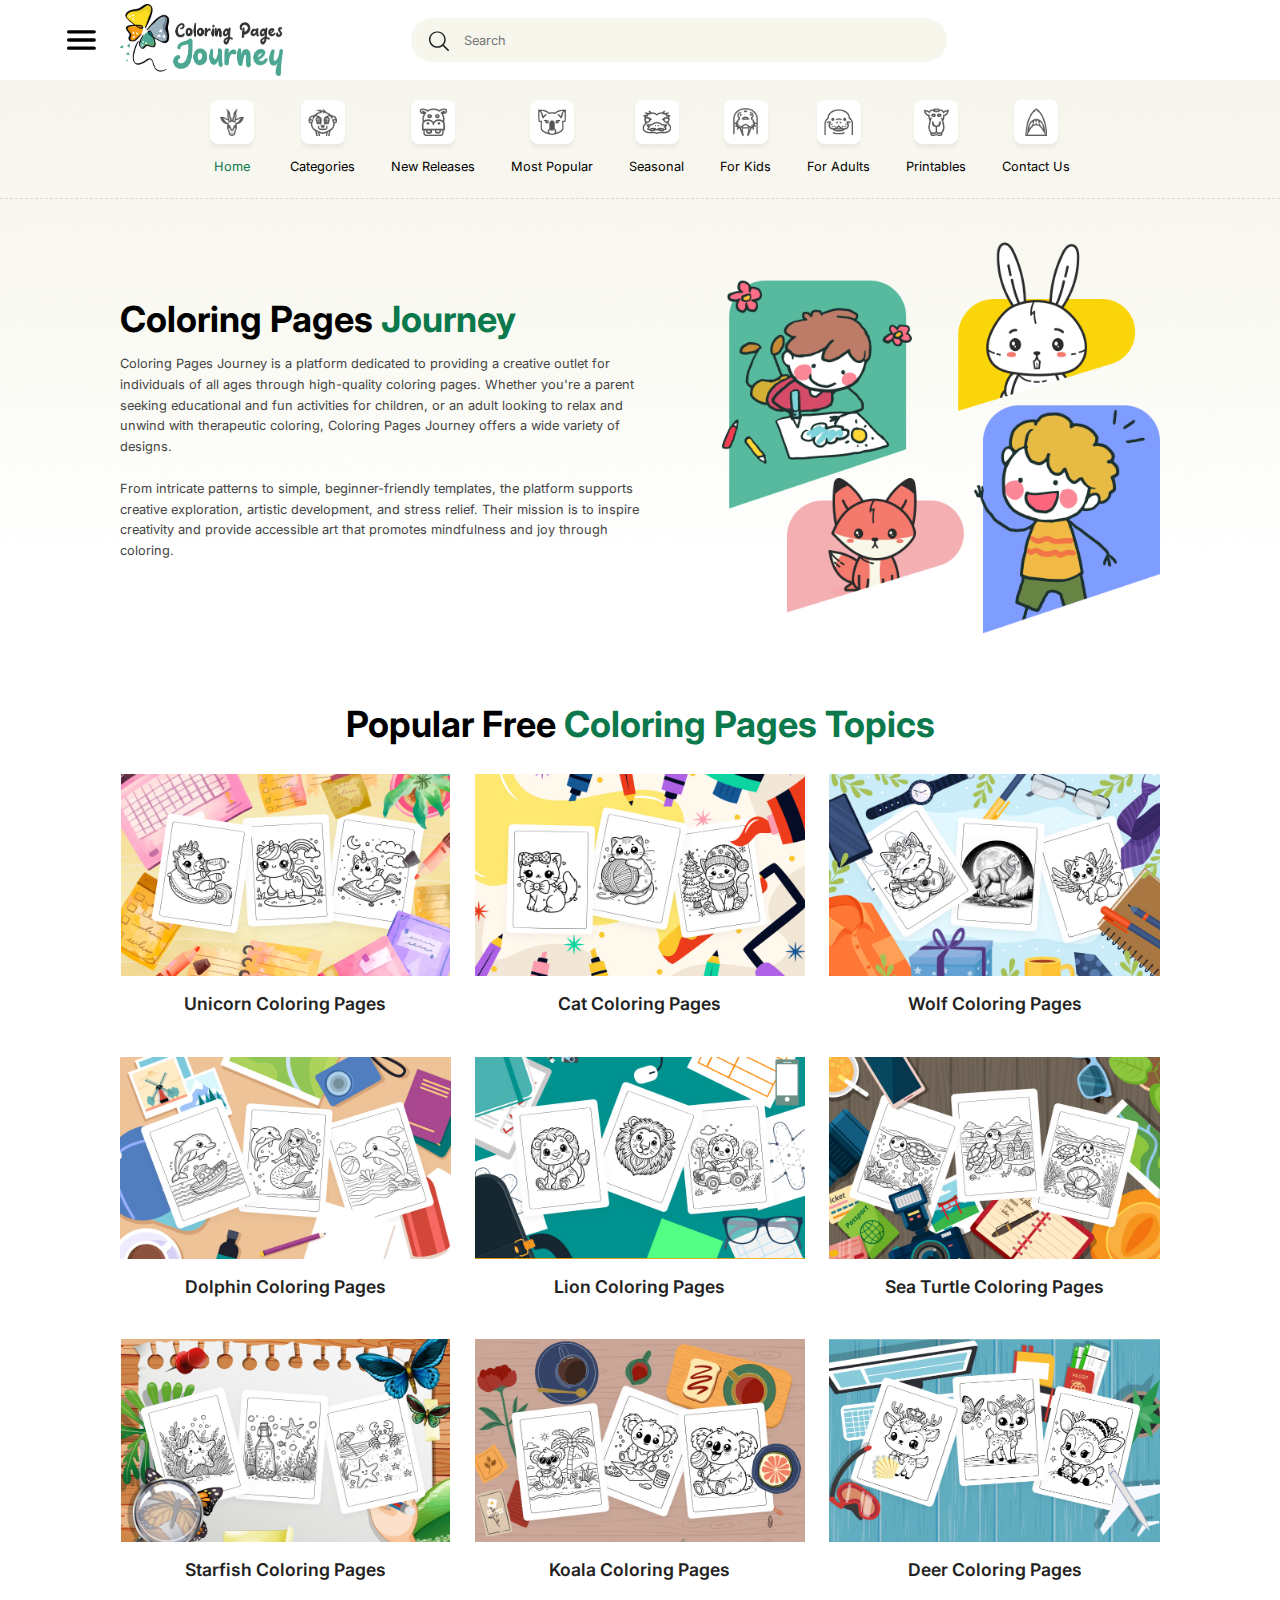
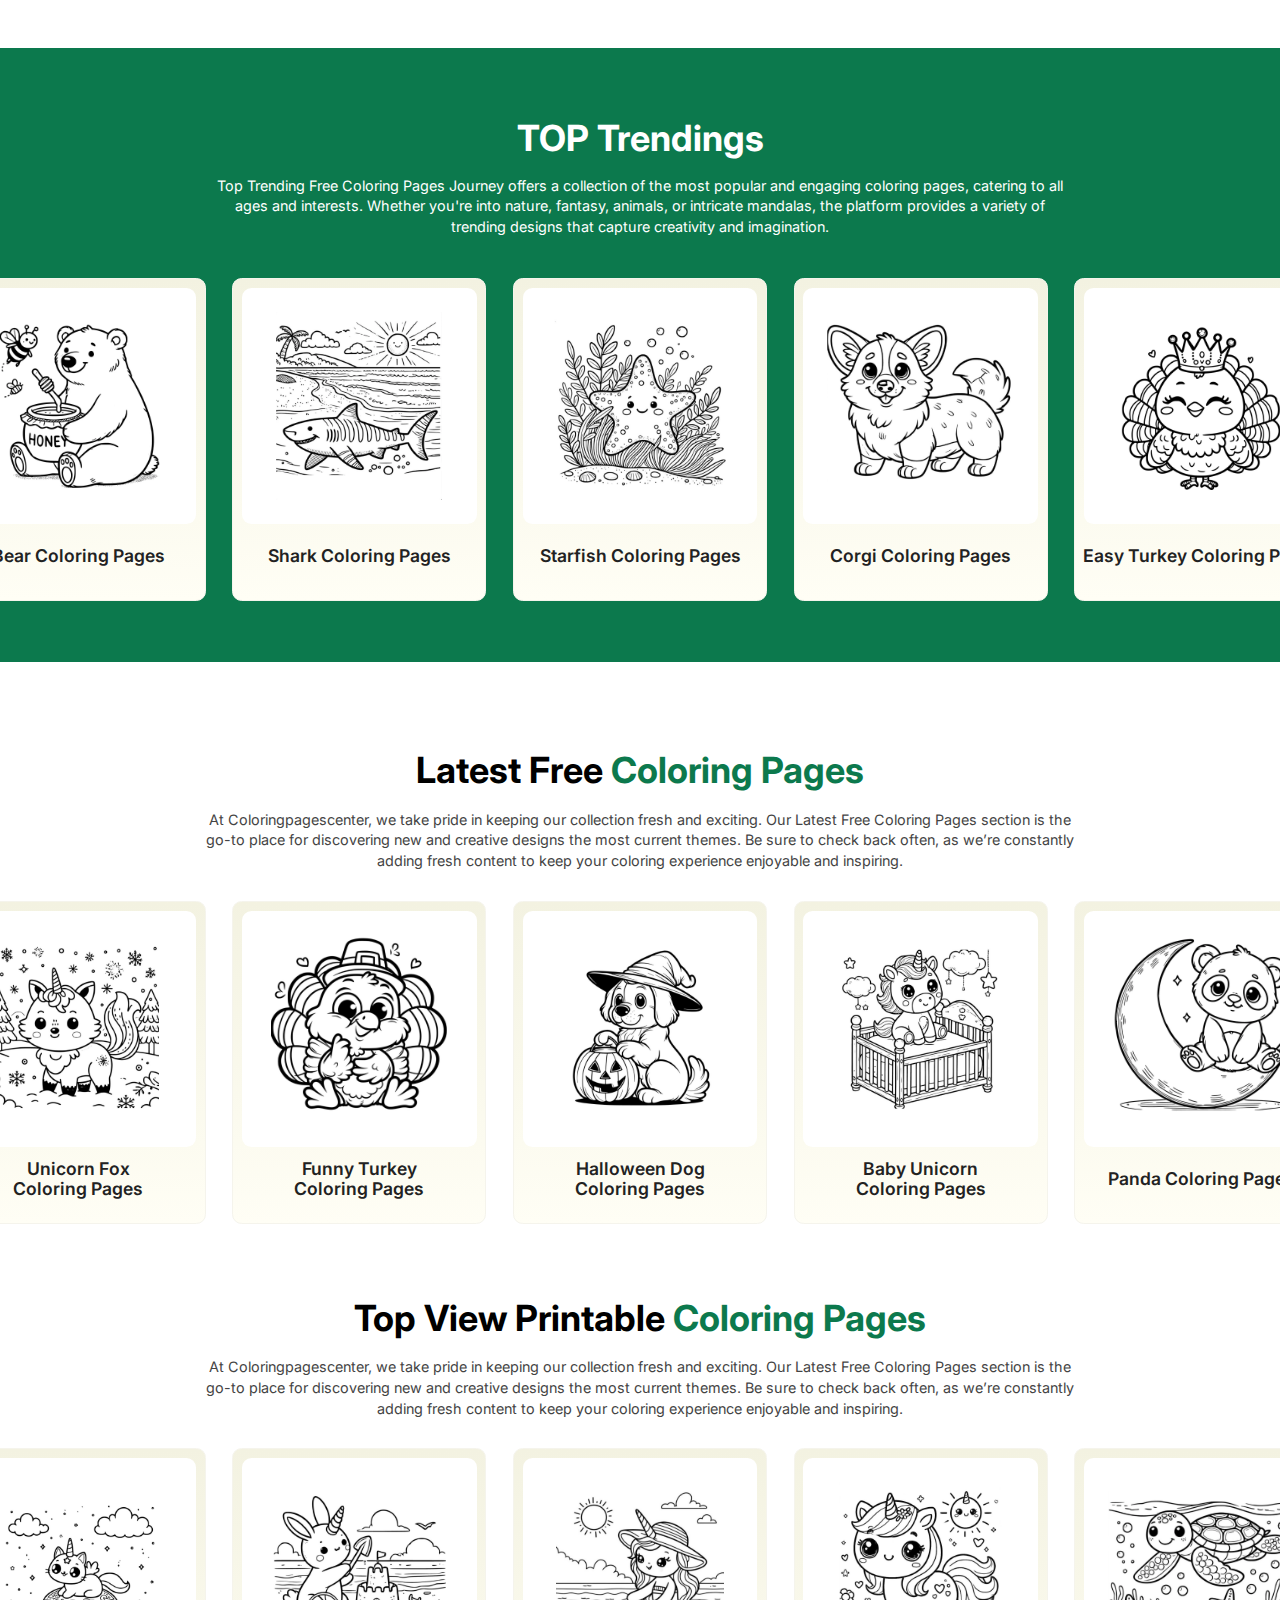
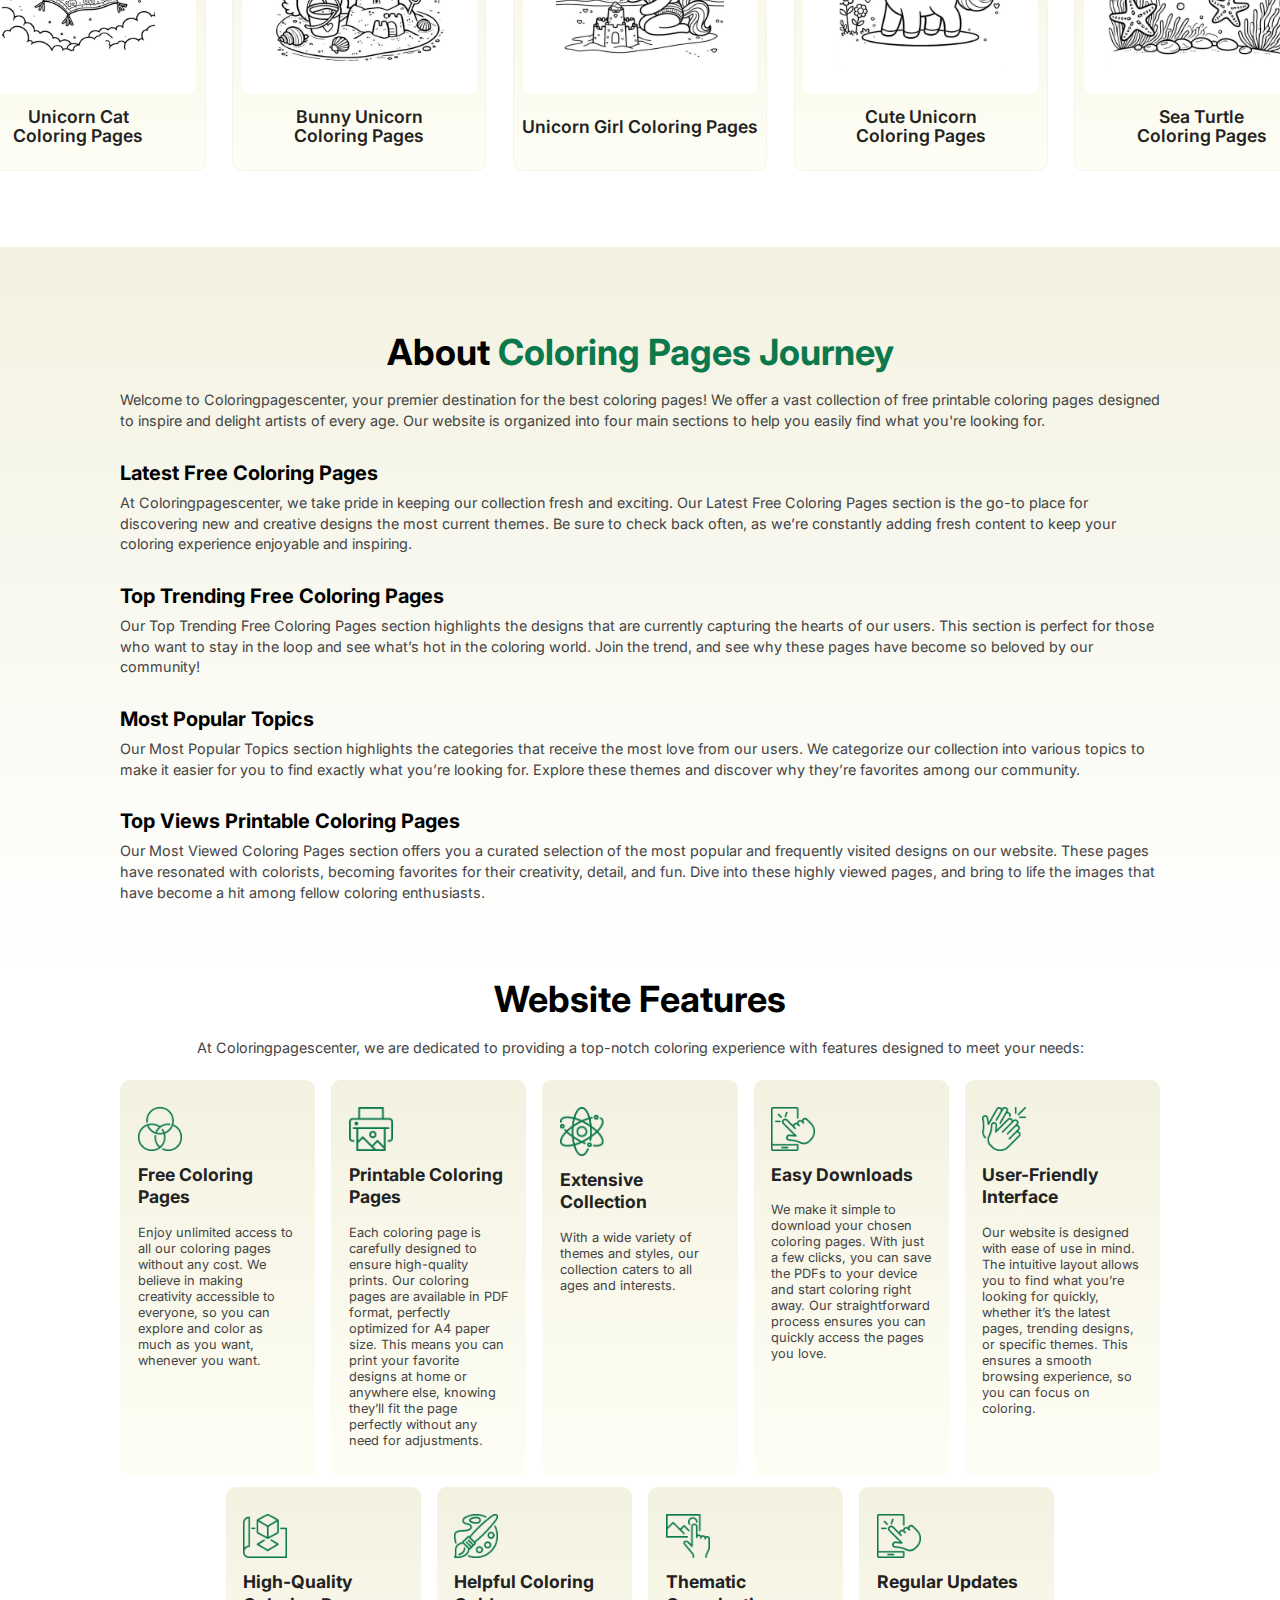
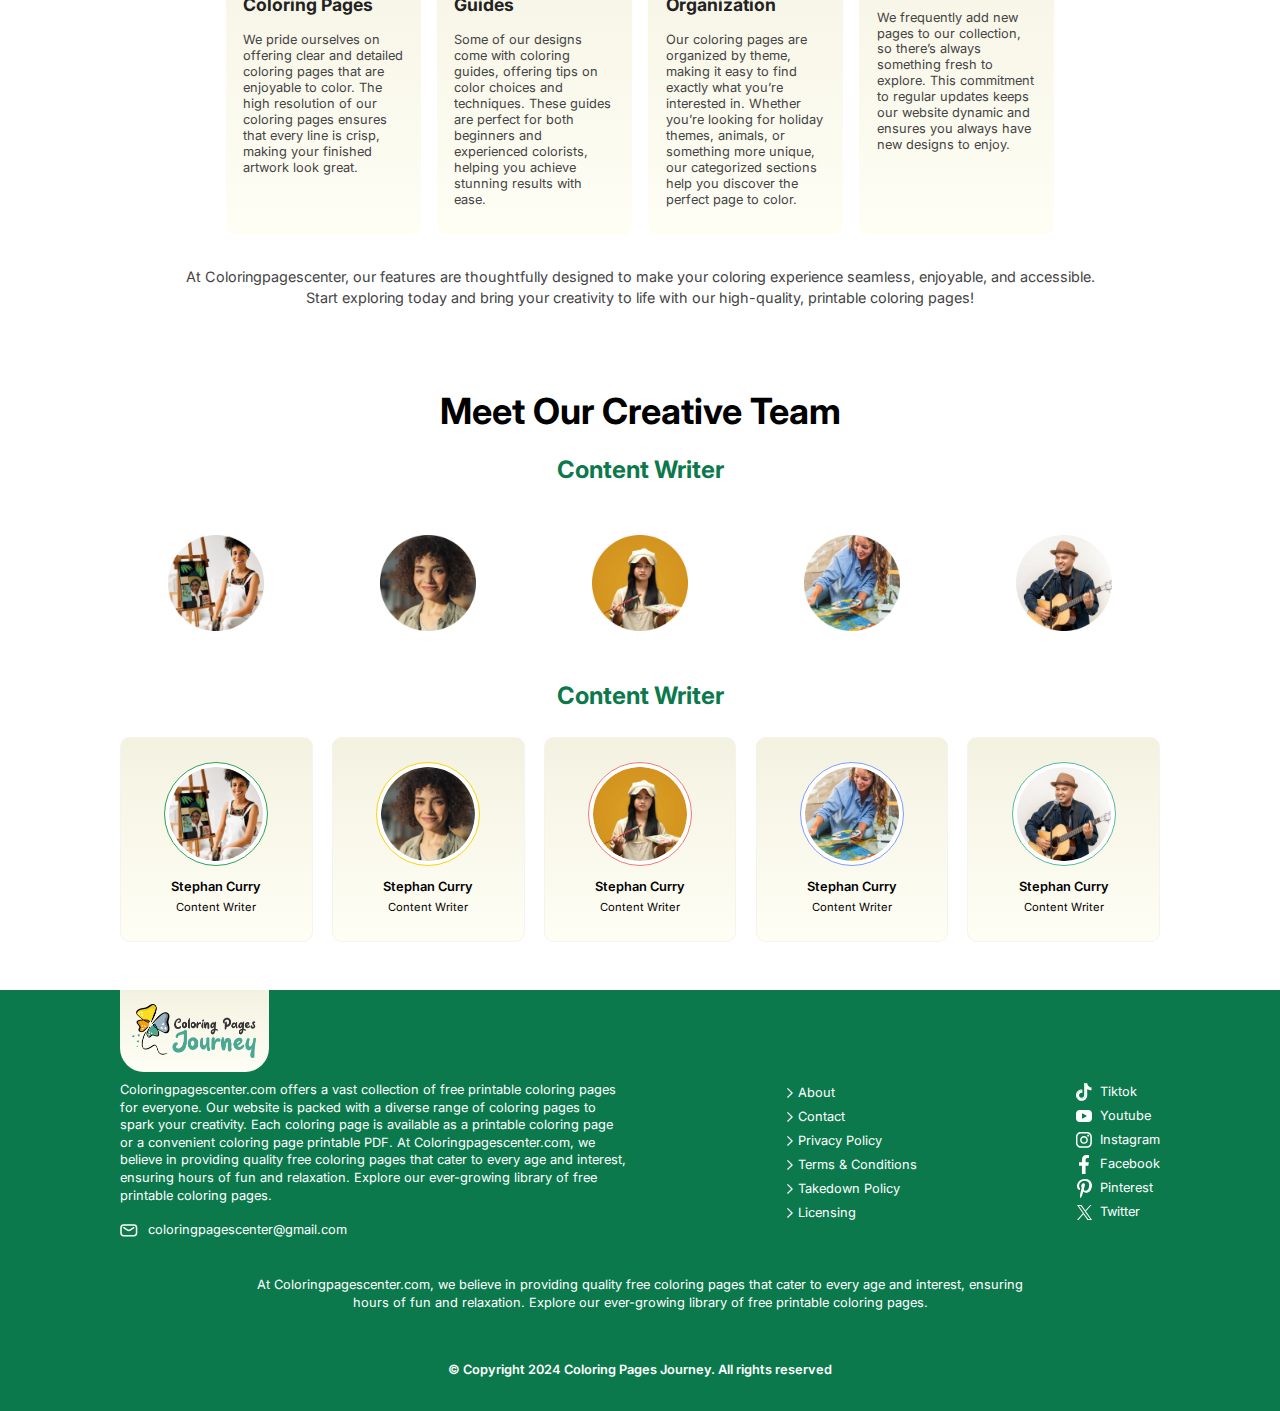
<file: index.html>
<!DOCTYPE html>
<html class="is-chorme" lang="vi-vn">

<head>
    <meta http-equiv="Content-Type" content="text/html; charset=utf-8" />
    <meta name="content-language" content="vi-vn" />
    <meta name="viewport" content="width=device-width, initial-scale=1">
    <meta name="robots" content="noindex, nofollow" />
    <meta name="description" content="{[#SITE_DESCRIPTION#]}">
    <meta name="keywords" content="{[#SITE_KEYWORDS#]}">
    <link rel="shortcut icon" href="" type="image/x-icon" />
    <title>{[#SITE_TITLE#]}</title>
    <link rel="stylesheet" href="assets/css/style.css?ver=1.0.1">
    <link rel="stylesheet" href="assets/css/home.css">

    <link href="https://fonts.googleapis.com/css2?family=Inter:ital,opsz,wght@0,14..32,100..900;1,14..32,100..900&display=swap" rel="stylesheet">

</head>

<body>
    <div class="bg-black"></div>
    <header>
        <div class="p-header">
            <span class="ic-sidebar" id="btn-sidebar"></span>
            <div class="menu-sidebar" id="sidebar">
                <div class="menu-sidebar-wrap">
                    <span class="menu-close">Subscribe to Newsletters</span>
                    <ul class="level_1">
                        <li><a href="#">Cat Coloring Pages</a></li>
                        <li><a href="#">Shark Coloring Pages</a></li>
                        <li><a href="#">CJellyfish Coloring Pages</a></li>
                        <li><a href="#">Dolphin Coloring Pages</a></li>
                        <li><a href="#">Octopus Coloring Pages</a></li>
                        <li><a href="#">Lion Coloring Pages</a></li>
                        <li><a href="#">Tiger Coloring Pages</a></li>
                        <li><a href="#">Cat Coloring Pages</a></li>
                        <li><a href="#">Shark Coloring Pages</a></li>
                        <li><a href="#">CJellyfish Coloring Pages</a></li>
                        <li><a href="#">Dolphin Coloring Pages</a></li>
                        <li><a href="#">Octopus Coloring Pages</a></li>
                        <li class="parent"><a href="#">Whale Coloring Pages</a>
                            <div class="wrapper">
                                <ul class="level_2">
                                    <li><a href="#">Cat Coloring Pages</a></li>
                                    <li><a href="#">Shark Coloring Pages</a></li>
                                    <li><a href="#">CJellyfish Coloring Pages</a></li>
                                    <li><a href="#">Dolphin Coloring Pages</a></li>
                                    <li><a href="#">Octopus Coloring Pages<span class="ic-down"></span></a>
                                        <ul class="level_3">
                                            <li><a href="#">Lion Coloring Pages</a></li>
                                            <li><a href="#">Tiger Coloring Pages</a></li>
                                            <li><a href="#">Cat Coloring Pages</a></li>
                                            <li><a href="#">Shark Coloring Pages</a></li>
                                            <li><a href="#">CJellyfish Coloring Pages</a></li>
                                            <li><a href="#">Dolphin Coloring Pages</a></li>
                                        </ul>

                                    </li>
                                    <li><a href="#">Lion Coloring Pages</a></li>
                                    <li><a href="#">Tiger Coloring Pages</a></li>
                                    <li><a href="#">Cat Coloring Pages</a></li>
                                </ul>
                            </div>

                        </li>
                        <li><a href="#">Elephant Coloring Pages</a></li>
                    </ul>
                </div>
            </div>
            <div class="container">
                <div class="p-header__content">
                    <div class="p-header__logo"><img src="assets/images/logo.png" alt="Journey" width="163" height="72">
                    </div>
                    <div class="p-header__search">
                        <input type="text" placeholder="Search">
                        <span class="ic_search"><img src="assets/images/ic_search.svg" alt="search"></span>
                    </div>

                </div>
            </div>
        </div>
    </header>
    <main>
        <nav>
            <div class="container">
                <div class="ic_menu">
                    <span class="icon_bar"></span>
                    <span class="icon_bar"></span>
                    <span class="icon_bar"></span>
                </div>
                <ul class="menu">
                    <li><a href="#" title="" class="menu-link is-active"><span class="ic-menu"><img class="img-scale" src="assets/images/ic_01.png" alt=""></span>Home</a></li>
                    <li><a href="#" title="" class="menu-link"><span class="ic-menu"><img class="img-scale" src="assets/images/ic_02.png" alt=""></span>Categories</a></li>
                    <li><a href="#" title="" class="menu-link"><span class="ic-menu"><img class="img-scale" src="assets/images/ic_03.png" alt=""></span>New Releases</a></li>
                    <li class="has-child">
                        <a href="#" title="" class="menu-link"><span class="ic-menu"><img class="img-scale" src="assets/images/ic_04.png" alt=""></span>Most Popular</a>
                        <div class="menu-sub">
                            <div class="menu-sub__item">
                                <a class="ttl-level-2" href="">Categories</a>
                                <ul class="menu-sub__level3">
                                    <li><a href="#">Lion Coloring Pages</a></li>
                                    <li><a href="#">Tiger Coloring Pages</a></li>
                                    <li><a href="#">Cat Coloring Pages</a></li>
                                    <li><a href="#">Shark Coloring Pages</a></li>
                                    <li><a href="#">CJellyfish Coloring Pages</a></li>
                                    <li><a href="#">Dolphin Coloring Pages</a></li>
                                    <li><a href="#">CJellyfish Coloring Pages</a></li>
                                    <li><a href="#">Dolphin Coloring Pages</a></li>
                                    <li><a href="#">Octopus Coloring Pages</a></li>
                                </ul>
                            </div>
                            <div class="menu-sub__item">
                                <a class="ttl-level-2" href="">Categories</a>
                                <ul class="menu-sub__level3">
                                    <li><a href="#">Lion Coloring Pages</a></li>
                                    <li><a href="#">Tiger Coloring Pages</a></li>
                                    <li><a href="#">Cat Coloring Pages</a></li>
                                    <li><a href="#">Shark Coloring Pages</a></li>
                                    <li><a href="#">CJellyfish Coloring Pages</a></li>
                                    <li><a href="#">Dolphin Coloring Pages</a></li>
                                    <li><a href="#">CJellyfish Coloring Pages</a></li>
                                    <li><a href="#">Dolphin Coloring Pages</a></li>
                                    <li><a href="#">Octopus Coloring Pages</a></li>
                                </ul>
                            </div>
                            <div class="menu-sub__item">
                                <a class="ttl-level-2" href="">Categories</a>
                                <ul class="menu-sub__level3">
                                    <li><a href="#">Lion Coloring Pages</a></li>
                                    <li><a href="#">Tiger Coloring Pages</a></li>
                                    <li><a href="#">Cat Coloring Pages</a></li>
                                    <li><a href="#">Shark Coloring Pages</a></li>
                                    <li><a href="#">CJellyfish Coloring Pages</a></li>
                                    <li><a href="#">Dolphin Coloring Pages</a></li>
                                    <li><a href="#">CJellyfish Coloring Pages</a></li>
                                    <li><a href="#">Dolphin Coloring Pages</a></li>
                                    <li><a href="#">Octopus Coloring Pages</a></li>
                                </ul>
                            </div>
                            <div class="menu-sub__item">
                                <a class="ttl-level-2" href="">Categories</a>
                                <ul class="menu-sub__level3">
                                    <li><a href="#">Lion Coloring Pages</a></li>
                                    <li><a href="#">Tiger Coloring Pages</a></li>
                                    <li><a href="#">Cat Coloring Pages</a></li>
                                    <li><a href="#">Shark Coloring Pages</a></li>
                                    <li><a href="#">CJellyfish Coloring Pages</a></li>
                                    <li><a href="#">Dolphin Coloring Pages</a></li>
                                    <li><a href="#">CJellyfish Coloring Pages</a></li>
                                    <li><a href="#">Dolphin Coloring Pages</a></li>
                                    <li><a href="#">Octopus Coloring Pages</a></li>
                                </ul>
                            </div>
                            <div class="menu-sub__item">
                                <a class="ttl-level-2" href="">Categories</a>
                                <ul class="menu-sub__level3">
                                    <li><a href="#">Lion Coloring Pages</a></li>
                                    <li><a href="#">Tiger Coloring Pages</a></li>
                                    <li><a href="#">Cat Coloring Pages</a></li>
                                    <li><a href="#">Shark Coloring Pages</a></li>
                                    <li><a href="#">CJellyfish Coloring Pages</a></li>
                                    <li><a href="#">Dolphin Coloring Pages</a></li>
                                    <li><a href="#">CJellyfish Coloring Pages</a></li>
                                    <li><a href="#">Dolphin Coloring Pages</a></li>
                                    <li><a href="#">Octopus Coloring Pages</a></li>
                                </ul>
                            </div>
                        </div>
                    </li>
                    <li><a href="#" title="" class="menu-link"><span class="ic-menu"><img class="img-scale" src="assets/images/ic_05.png" alt=""></span>Seasonal</a></li>
                    <li><a href="#" title="" class="menu-link"><span class="ic-menu"><img class="img-scale" src="assets/images/ic_06.png" alt=""></span>For Kids</a></li>
                    <li><a href="#" title="" class="menu-link"><span class="ic-menu"><img class="img-scale" src="assets/images/ic_07.png" alt=""></span>For Adults</a></li>
                    <li><a href="#" title="" class="menu-link"><span class="ic-menu"><img class="img-scale" src="assets/images/ic_08.png" alt=""></span>Printables</a></li>
                    <li><a href="#" title="" class="menu-link"><span class="ic-menu"><img class="img-scale" src="assets/images/ic_09.png" alt=""></span>Contact Us</a></li>
                </ul>
            </div>
        </nav>
        <div class="bg-close-menu"></div>
        <div class="container">
            <div class="p-intro">
                <div class="p-intro__meta">
                    <h2 class="ttl02">Coloring Pages <span class="primary">Journey</span></h2>
                    <div class="p-intro__txt">
                        <p>
                            Coloring Pages Journey is a platform dedicated to providing a creative outlet for
                            individuals of all ages through high-quality coloring pages. Whether you're a parent seeking
                            educational and fun activities for children, or an adult looking to relax and unwind with
                            therapeutic coloring, Coloring Pages Journey offers a wide variety of designs. <br><br>From
                            intricate patterns to simple, beginner-friendly templates, the platform supports creative
                            exploration, artistic development, and stress relief. Their mission is to inspire creativity
                            and provide accessible art that promotes mindfulness and joy through coloring.
                        </p>
                    </div>
                </div>
                <div class="p-intro__img">
                    <img class="img-scale" src="assets/images/img_intro.png" alt="" width="547" height="504">
                </div>
            </div>
            <div class="p-cate">
                <h2 class="ttl02 txt-center">Popular Free <span class="primary">Coloring Pages Topics</span></h2>
                <div class="p-cate-grid">
                    <a class="cate-item" href="">
                        <img src="assets/images/cate_01.jpg">
                        <h3 class="cate-item__ttl">Unicorn Coloring Pages</h3>
                    </a>
                    <a class="cate-item" href="">
                        <img src="assets/images/cate_02.jpg">
                        <h3 class="cate-item__ttl">Cat Coloring Pages</h3>
                    </a>
                    <a class="cate-item" href="">
                        <img src="assets/images/cate_03.jpg">
                        <h3 class="cate-item__ttl">Wolf Coloring Pages</h3>
                    </a>
                    <a class="cate-item" href="">
                        <img src="assets/images/cate_04.jpg">
                        <h3 class="cate-item__ttl">Dolphin Coloring Pages</h3>
                    </a>
                    <a class="cate-item" href="">
                        <img src="assets/images/cate_05.jpg">
                        <h3 class="cate-item__ttl">Lion Coloring Pages</h3>
                    </a>
                    <a class="cate-item" href="">
                        <img src="assets/images/cate_06.jpg">
                        <h3 class="cate-item__ttl">Sea Turtle Coloring Pages</h3>
                    </a>
                    <a class="cate-item" href="">
                        <img src="assets/images/cate_07.jpg">
                        <h3 class="cate-item__ttl">Starfish Coloring Pages</h3>
                    </a>
                    <a class="cate-item" href="">
                        <img src="assets/images/cate_08.jpg">
                        <h3 class="cate-item__ttl">Koala Coloring Pages</h3>
                    </a>
                    <a class="cate-item" href="">
                        <img src="assets/images/cate_09.jpg">
                        <h3 class="cate-item__ttl">Deer Coloring Pages</h3>
                    </a>
                </div>
            </div>
        </div>
        <div class="p-trending">
            <div class="container">
                <h2 class="ttl02 txt-center cl-white">TOP Trendings</h2>
                <div class="p-trending__sub txt-center">
                    Top Trending Free Coloring Pages Journey offers a collection of the most popular and engaging
                    coloring pages, catering to all<br> ages and interests. Whether you're into nature, fantasy,
                    animals, or intricate mandalas, the platform provides a variety of <br>trending designs that capture
                    creativity and imagination.
                </div>
                <div class="p-trending-grid">
                    <a class="trending-item" href="">
                        <div class="trending-item__img"><img class="img-scale" src="assets/images/pr_01.png"></div>
                        <h3 class="trending-item__ttl">Bear Coloring Pages</h3>
                    </a>
                    <a class="trending-item" href="">
                        <div class="trending-item__img"><img class="img-scale" src="assets/images/pr_02.png"></div>
                        <h3 class="trending-item__ttl">Shark Coloring Pages</h3>
                    </a>
                    <a class="trending-item" href="">
                        <div class="trending-item__img"><img class="img-scale" src="assets/images/pr_03.png"></div>
                        <h3 class="trending-item__ttl">Starfish Coloring Pages</h3>
                    </a>
                    <a class="trending-item" href="">
                        <div class="trending-item__img"><img class="img-scale" src="assets/images/pr_04.png"></div>
                        <h3 class="trending-item__ttl">Corgi Coloring Pages</h3>
                    </a>
                    <a class="trending-item" href="">
                        <div class="trending-item__img"><img class="img-scale" src="assets/images/pr_05.png"></div>
                        <h3 class="trending-item__ttl">Easy Turkey Coloring Pages</h3>
                    </a>
                </div>
            </div>
        </div>
        <div class="p-lasted">
            <div class="container">
                <h2 class="ttl02 txt-center">Latest Free <span class="primary">Coloring Pages</span></h2>
                <div class="p-lasted__sub txt-center">At Coloringpagescenter, we take pride in keeping our collection
                    fresh and exciting. Our Latest Free Coloring Pages section is the <br>go-to place for discovering
                    new and creative designs the most current themes. Be sure to check back often, as we’re constantly
                    <br>adding fresh content to keep your coloring experience enjoyable and inspiring.
                </div>
                <div class="p-trending-grid">
                    <a class="trending-item hover" href="">
                        <div class="trending-item__img"><img class="img-scale" src="assets/images/pr_06.png"></div>
                        <h3 class="trending-item__ttl">Unicorn Fox <br>Coloring Pages</h3>
                    </a>
                    <a class="trending-item hover" href="">
                        <div class="trending-item__img"><img class="img-scale" src="assets/images/pr_07.png"></div>
                        <h3 class="trending-item__ttl">Funny Turkey <br>Coloring Pages</h3>
                    </a>
                    <a class="trending-item hover" href="">
                        <div class="trending-item__img"><img class="img-scale" src="assets/images/pr_08.png"></div>
                        <h3 class="trending-item__ttl">Halloween Dog <br>Coloring Pages</h3>
                    </a>
                    <a class="trending-item hover" href="">
                        <div class="trending-item__img"><img class="img-scale" src="assets/images/pr_09.png"></div>
                        <h3 class="trending-item__ttl">Baby Unicorn <br>Coloring Pages</h3>
                    </a>
                    <a class="trending-item hover" href="">
                        <div class="trending-item__img"><img class="img-scale" src="assets/images/pr_10.png"></div>
                        <h3 class="trending-item__ttl">Panda Coloring Pages</h3>
                    </a>
                </div>
            </div>
        </div>
        <div class="p-lasted pad-top">
            <div class="container">
                <h2 class="ttl02 txt-center">Top View Printable <span class="primary">Coloring Pages</span></h2>
                <div class="p-lasted__sub txt-center">At Coloringpagescenter, we take pride in keeping our collection
                    fresh and exciting. Our Latest Free Coloring Pages section is the <br>go-to place for discovering
                    new and creative designs the most current themes. Be sure to check back often, as we’re constantly
                    <br>adding fresh content to keep your coloring experience enjoyable and inspiring.
                </div>
                <div class="p-trending-grid">
                    <a class="trending-item hover" href="">
                        <div class="trending-item__img"><img class="img-scale" src="assets/images/pr_11.png"></div>
                        <h3 class="trending-item__ttl">Unicorn Cat <br>Coloring Pages</h3>
                    </a>
                    <a class="trending-item hover" href="">
                        <div class="trending-item__img"><img class="img-scale" src="assets/images/pr_12.png"></div>
                        <h3 class="trending-item__ttl">Bunny Unicorn <br>Coloring Pages</h3>
                    </a>
                    <a class="trending-item hover" href="">
                        <div class="trending-item__img"><img class="img-scale" src="assets/images/pr_13.png"></div>
                        <h3 class="trending-item__ttl">Unicorn Girl Coloring Pages</h3>
                    </a>
                    <a class="trending-item hover" href="">
                        <div class="trending-item__img"><img class="img-scale" src="assets/images/pr_14.png"></div>
                        <h3 class="trending-item__ttl">Cute Unicorn <br>Coloring Pages</h3>
                    </a>
                    <a class="trending-item hover" href="">
                        <div class="trending-item__img"><img class="img-scale" src="assets/images/pr_15.png"></div>
                        <h3 class="trending-item__ttl">Sea Turtle <br>Coloring Pages</h3>
                    </a>
                </div>
            </div>
        </div>
        <div class="p-about">
            <div class="container">
                <h2 class="ttl02 txt-center">About <span class="primary">Coloring Pages Journey</span></h2>
                <div class="p-about__des">
                    <p class="mrg-top">Welcome to Coloringpagescenter, your premier destination for the best coloring
                        pages! We offer a vast collection of free printable coloring pages designed to inspire and
                        delight artists of every age. Our website is organized into four main sections to help you
                        easily find what you're looking for.</p>
                    <h3 class="p-about__ttl">Latest Free Coloring Pages</h3>
                    <p>At Coloringpagescenter, we take pride in keeping our collection fresh and exciting. Our Latest
                        Free Coloring Pages section is the go-to place for discovering new and creative designs the most
                        current themes. Be sure to check back often, as we’re constantly adding fresh content to keep
                        your coloring experience enjoyable and inspiring. </p>
                    <h3 class="p-about__ttl">Top Trending Free Coloring Pages</h3>
                    <p>Our Top Trending Free Coloring Pages section highlights the designs that are currently capturing
                        the hearts of our users. This section is perfect for those who want to stay in the loop and see
                        what’s hot in the coloring world. Join the trend, and see why these pages have become so beloved
                        by our community!</p>
                    <h3 class="p-about__ttl">Most Popular Topics</h3>
                    <p>Our Most Popular Topics section highlights the categories that receive the most love from our
                        users. We categorize our collection into various topics to make it easier for you to find
                        exactly what you’re looking for. Explore these themes and discover why they’re favorites among
                        our community. </p>
                    <h3 class="p-about__ttl">Top Views Printable Coloring Pages</h3>
                    <p>Our Most Viewed Coloring Pages section offers you a curated selection of the most popular and
                        frequently visited designs on our website. These pages have resonated with colorists, becoming
                        favorites for their creativity, detail, and fun. Dive into these highly viewed pages, and bring
                        to life the images that have become a hit among fellow coloring enthusiasts.</p>
                </div>
            </div>
        </div>
        <div class="p-feature">
            <div class="container">
                <h2 class="ttl02 txt-center">Website Features</h2>
                <p class="p-feature__sub txt-center">At Coloringpagescenter, we are dedicated to providing a top-notch
                    coloring experience with features designed to meet your needs:</p>
                <div class="p-feature-grid">
                    <div class="feature-item">
                        <p class="feature-item__img"><img class="img-scale" src="assets/images/fea_01.png"></p>
                        <h3 class="feature-item__ttl">Free Coloring Pages</h3>
                        <p class="feature-item__txt">Enjoy unlimited access to all our coloring pages without any cost.
                            We believe in making creativity accessible to everyone, so you can explore and color as much
                            as you want, whenever you want.</p>
                    </div>
                    <div class="feature-item">
                        <p class="feature-item__img"><img class="img-scale" src="assets/images/fea_02.png"></p>
                        <h3 class="feature-item__ttl">Printable Coloring Pages</h3>
                        <p class="feature-item__txt">Each coloring page is carefully designed to ensure high-quality
                            prints. Our coloring pages are available in PDF format, perfectly optimized for A4 paper
                            size. This means you can print your favorite designs at home or anywhere else, knowing
                            they’ll fit the page perfectly without any need for adjustments. </p>
                    </div>
                    <div class="feature-item">
                        <p class="feature-item__img"><img class="img-scale" src="assets/images/fea_03.png"></p>
                        <h3 class="feature-item__ttl">Extensive Collection</h3>
                        <p class="feature-item__txt">With a wide variety of themes and styles, our collection caters to
                            all ages and interests.</p>
                    </div>
                    <div class="feature-item">
                        <p class="feature-item__img"><img class="img-scale" src="assets/images/fea_04.png"></p>
                        <h3 class="feature-item__ttl">Easy Downloads</h3>
                        <p class="feature-item__txt">We make it simple to download your chosen coloring pages. With just
                            a few clicks, you can save the PDFs to your device and start coloring right away. Our
                            straightforward process ensures you can quickly access the pages you love.</p>
                    </div>
                    <div class="feature-item">
                        <p class="feature-item__img"><img class="img-scale" src="assets/images/fea_05.png"></p>
                        <h3 class="feature-item__ttl">User-Friendly Interface</h3>
                        <p class="feature-item__txt">Our website is designed with ease of use in mind. The intuitive
                            layout allows you to find what you’re looking for quickly, whether it’s the latest pages,
                            trending designs, or specific themes. This ensures a smooth browsing experience, so you can
                            focus on coloring.</p>
                    </div>
                    <div class="feature-item">
                        <p class="feature-item__img"><img class="img-scale" src="assets/images/fea_06.png"></p>
                        <h3 class="feature-item__ttl">High-Quality Coloring Pages</h3>
                        <p class="feature-item__txt">We pride ourselves on offering clear and detailed coloring pages
                            that are enjoyable to color. The high resolution of our coloring pages ensures that every
                            line is crisp, making your finished artwork look great.</p>
                    </div>
                    <div class="feature-item">
                        <p class="feature-item__img"><img class="img-scale" src="assets/images/fea_07.png"></p>
                        <h3 class="feature-item__ttl">Helpful Coloring Guides</h3>
                        <p class="feature-item__txt">Some of our designs come with coloring guides, offering tips on
                            color choices and techniques. These guides are perfect for both beginners and experienced
                            colorists, helping you achieve stunning results with ease.</p>
                    </div>
                    <div class="feature-item">
                        <p class="feature-item__img"><img class="img-scale" src="assets/images/fea_08.png"></p>
                        <h3 class="feature-item__ttl">Thematic Organization</h3>
                        <p class="feature-item__txt">Our coloring pages are organized by theme, making it easy to find
                            exactly what you’re interested in. Whether you’re looking for holiday themes, animals, or
                            something more unique, our categorized sections help you discover the perfect page to color.
                        </p>
                    </div>
                    <div class="feature-item">
                        <p class="feature-item__img"><img class="img-scale" src="assets/images/fea_09.png"></p>
                        <h3 class="feature-item__ttl">Regular Updates</h3>
                        <p class="feature-item__txt">We frequently add new pages to our collection, so there’s always
                            something fresh to explore. This commitment to regular updates keeps our website dynamic and
                            ensures you always have new designs to enjoy.</p>
                    </div>
                </div>
                <p class="p-feature__sub txt-center">At Coloringpagescenter, our features are thoughtfully designed to
                    make your coloring experience seamless, enjoyable, and accessible. <br>Start exploring today and
                    bring your creativity to life with our high-quality, printable coloring pages!</p>
            </div>
        </div>
        <div class="p-team">
            <div class="container">
                <h2 class="ttl02 txt-center">Meet Our Creative Team</h2>
                <div class="p-team-section">
                    <h3 class="p-team__ttl txt-center">Content Writer</h3>
                    <div class="team-js">
                        <p class="team-item">
                            <img class="img-100" src="assets/images/team_01.png">
                        </p>
                        <p class="team-item">
                            <img class="img-100" src="assets/images/team_02.png">
                        </p>
                        <p class="team-item">
                            <img class="img-100" src="assets/images/team_03.png">
                        </p>
                        <p class="team-item">
                            <img class="img-100" src="assets/images/team_04.png">
                        </p>
                        <p class="team-item">
                            <img class="img-100" src="assets/images/team_05.png">
                        </p>
                    </div>
                </div>
                <div class="p-team-section">
                    <h3 class="p-team__ttl txt-center">Content Writer</h3>
                    <div class="team-js">
                        <div class="team-item --item02">
                            <img class="img-100 bd-01" src="assets/images/team_01.png">
                            <h3 class="team-item__ttl">Stephan Curry</h3>
                            <p class="team-item__job">Content Writer</p>
                        </div>
                        <div class="team-item --item02">
                            <img class="img-100 bd-02" src="assets/images/team_02.png">
                            <h3 class="team-item__ttl">Stephan Curry</h3>
                            <p class="team-item__job">Content Writer</p>
                        </div>
                        <div class="team-item --item02">
                            <img class="img-100 bd-03" src="assets/images/team_03.png">
                            <h3 class="team-item__ttl">Stephan Curry</h3>
                            <p class="team-item__job">Content Writer</p>
                        </div>
                        <div class="team-item --item02">
                            <img class="img-100 bd-04" src="assets/images/team_04.png">
                            <h3 class="team-item__ttl">Stephan Curry</h3>
                            <p class="team-item__job">Content Writer</p>
                        </div>
                        <div class="team-item --item02">
                            <img class="img-100 bd-05" src="assets/images/team_05.png">
                            <h3 class="team-item__ttl">Stephan Curry</h3>
                            <p class="team-item__job">Content Writer</p>
                        </div>
                    </div>
                </div>
            </div>
        </div>
    </main>
    <footer class="p-footer">
        <div class="container">
            <p class="logofooter txt-center"><img class="img-scale" src="assets/images/logo.png"></p>
            <div class="p-footer-content">
                <div class="p-footer__about">
                    <p class="p-footer__txt">Coloringpagescenter.com offers a vast collection of free printable coloring
                        pages for everyone. Our website is packed with a diverse range of coloring pages to spark your
                        creativity. Each coloring page is available as a printable coloring page or a convenient
                        coloring page printable PDF. At Coloringpagescenter.com, we believe in providing quality free
                        coloring pages that cater to every age and interest, ensuring hours of fun and relaxation.
                        Explore our ever-growing library of free printable coloring pages.
                    </p>
                    <p class="p-footer__email"><img src="assets/images/ic_mail.svg" alt="">coloringpagescenter@gmail.com
                    </p>
                </div>
                <div class="p-footer__menu">
                    <a class="footer-link" href="">About</a>
                    <a class="footer-link" href="">Contact</a>
                    <a class="footer-link" href="">Privacy Policy</a>
                    <a class="footer-link" href="">Terms & Conditions</a>
                    <a class="footer-link" href="">Takedown Policy</a>
                    <a class="footer-link" href="">Licensing</a>
                </div>
                <div class="p-footer__social">
                    <a class="social-link" href=""><img src="assets/images/ic_tiktok.svg" alt="">Tiktok</a>
                    <a class="social-link" href=""><img src="assets/images/ic_youtube.svg" alt="">Youtube</a>
                    <a class="social-link" href=""><img src="assets/images/ic_instagram.svg" alt="">Instagram</a>
                    <a class="social-link" href=""><img src="assets/images/ic_facebook.svg" alt="">Facebook</a>
                    <a class="social-link" href=""><img src="assets/images/ic_pinterest.svg" alt="">Pinterest</a>
                    <a class="social-link" href=""><img src="assets/images/ic_twitter.svg" alt="">Twitter</a>
                </div>
            </div>
            <p class="p-footer__txt txt-center txt-02">At Coloringpagescenter.com, we believe in providing quality free
                coloring pages that cater to every age and interest, ensuring <br>hours of fun and relaxation. Explore
                our ever-growing library of free printable coloring pages.</p>
            <p class="copyright txt-center">© Copyright 2024 Coloring Pages Journey. All rights reserved</p>
        </div>
    </footer>

    <script src="./assets/js/jquery.min.js"></script>
    <script src="./assets/js/script.js"></script>
</body>
</file>
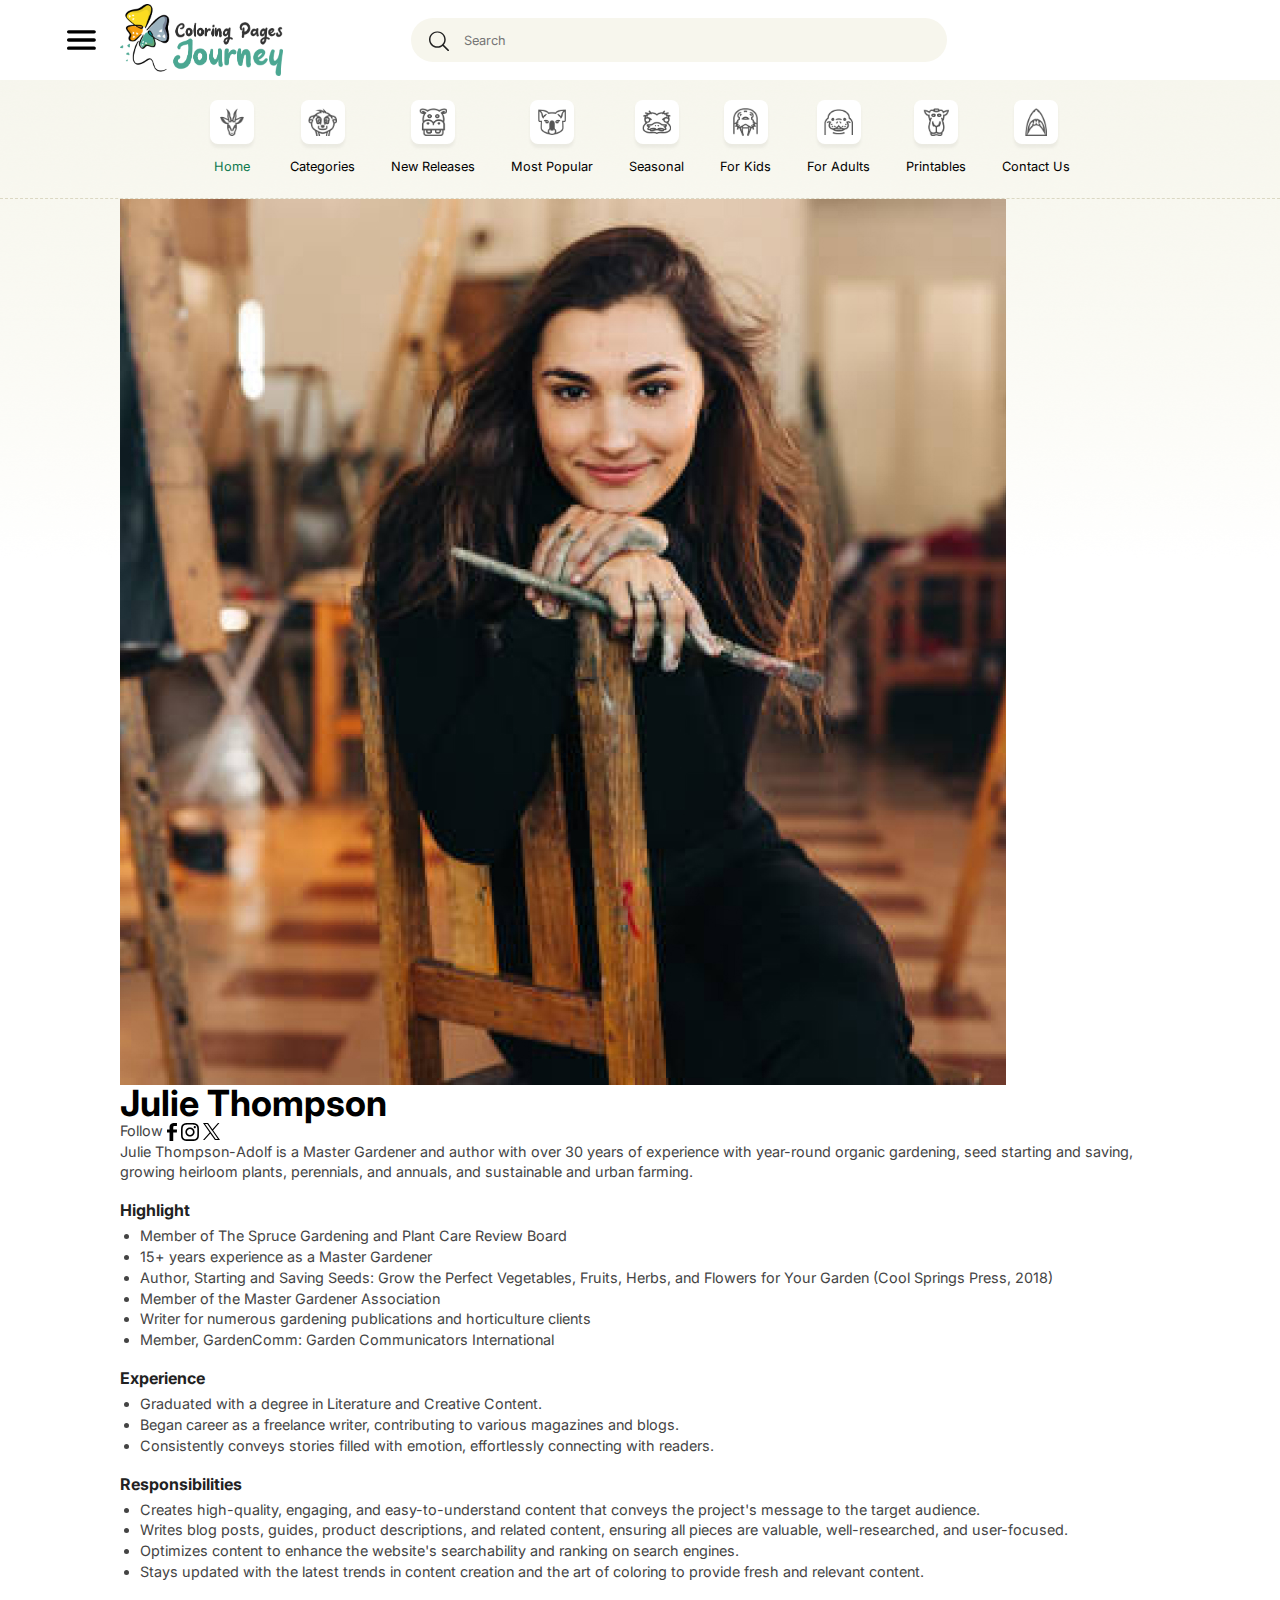
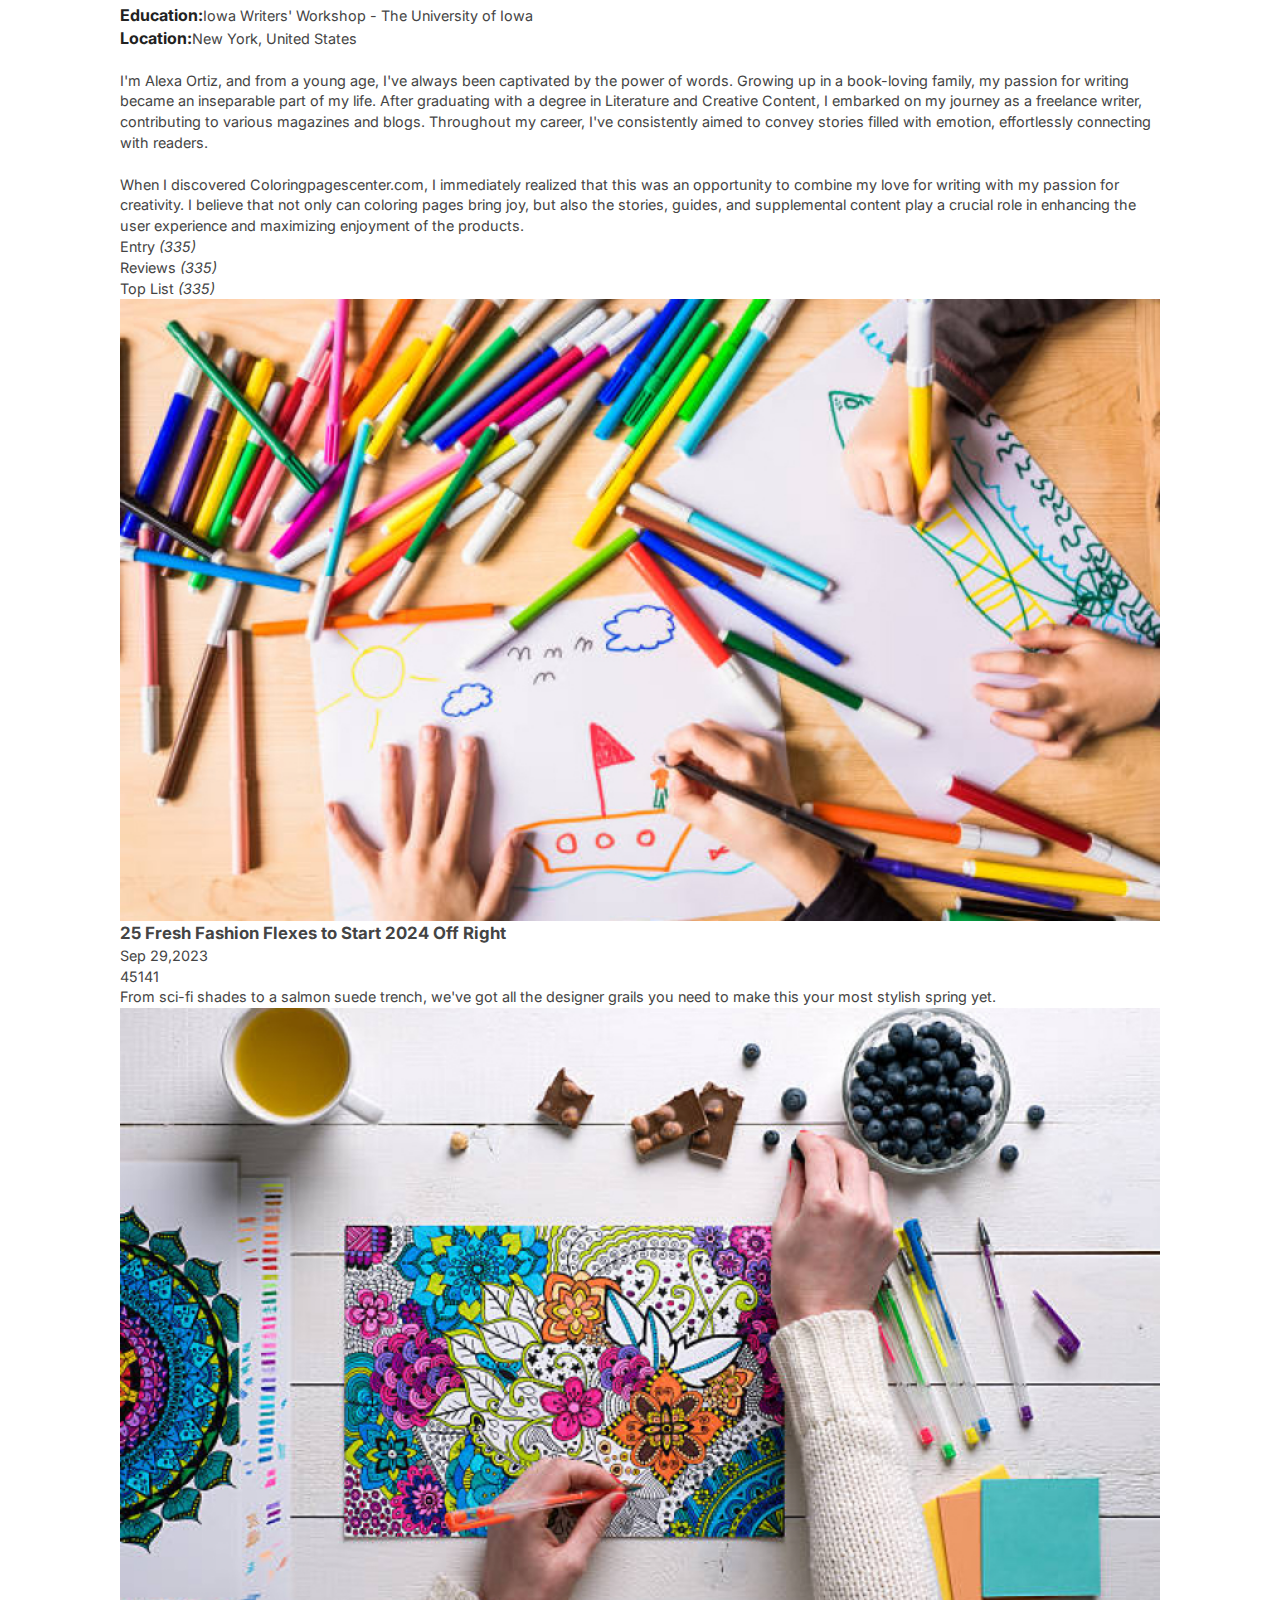
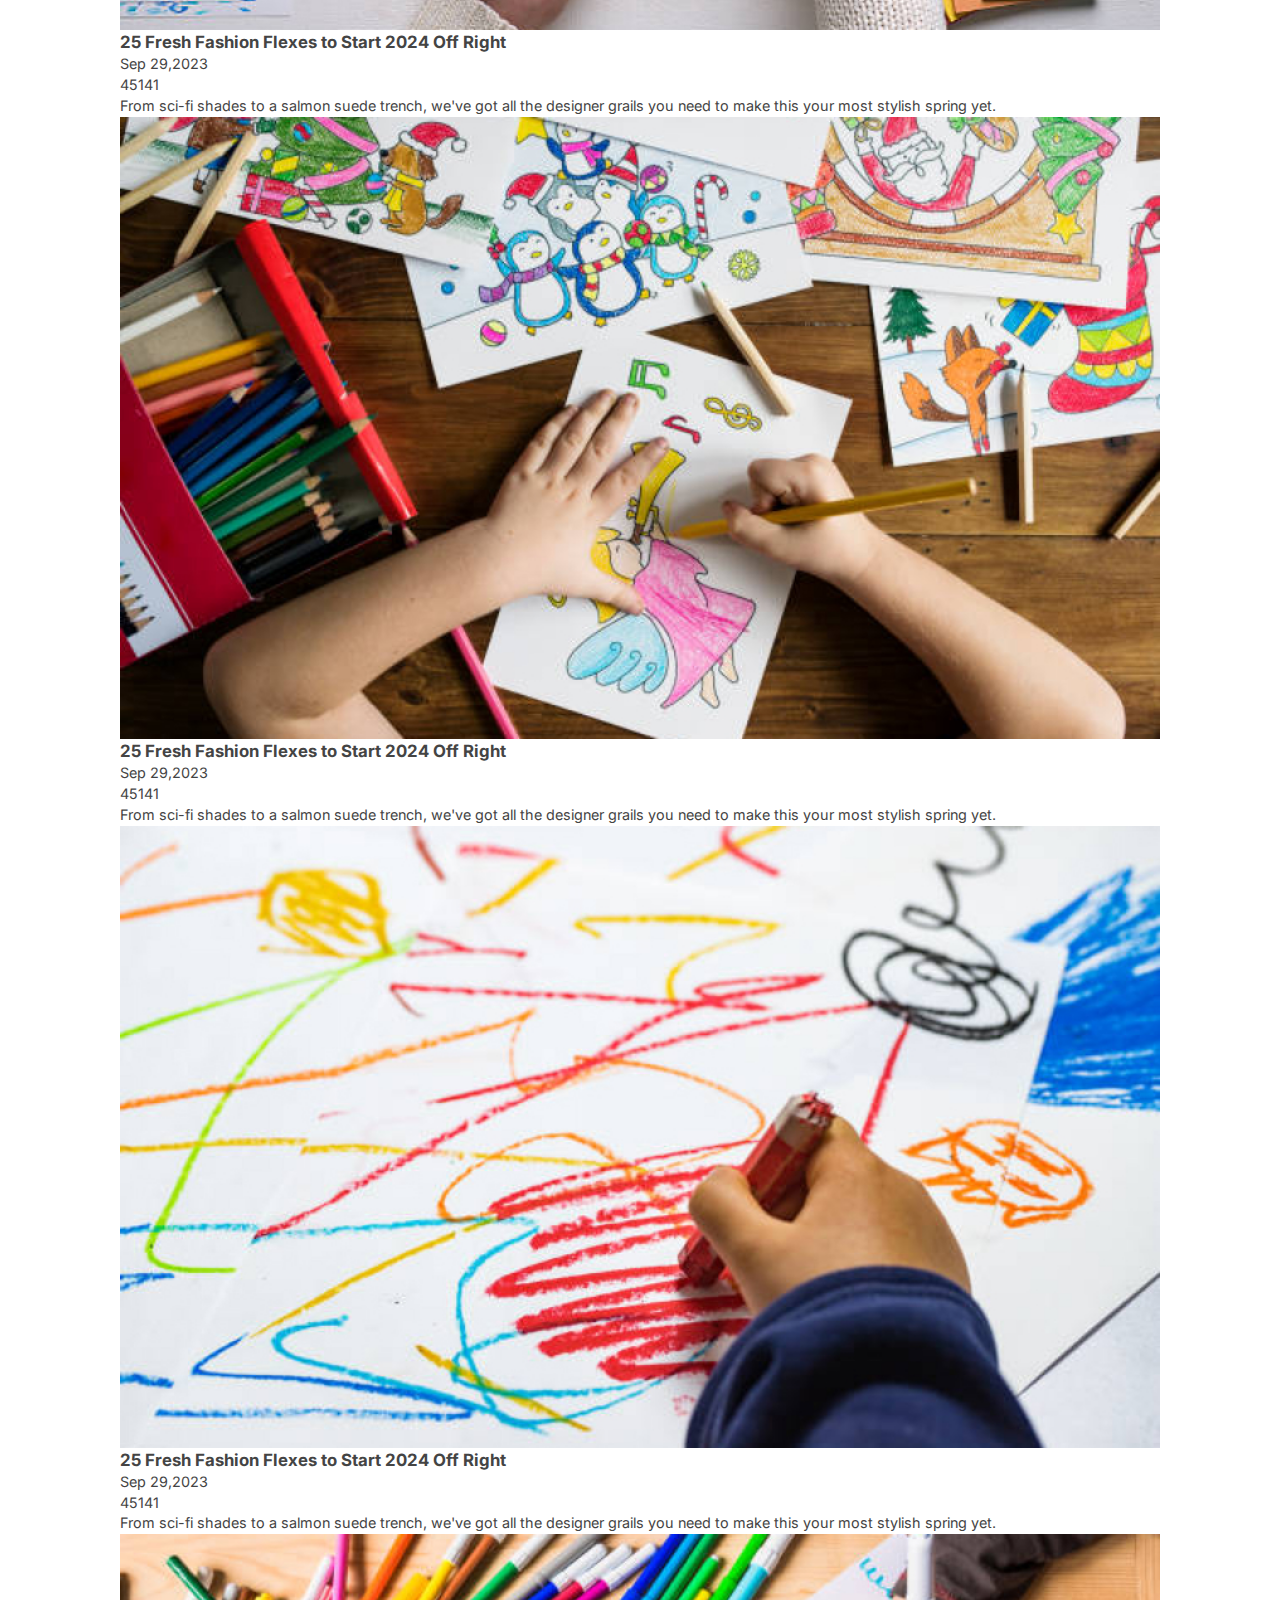
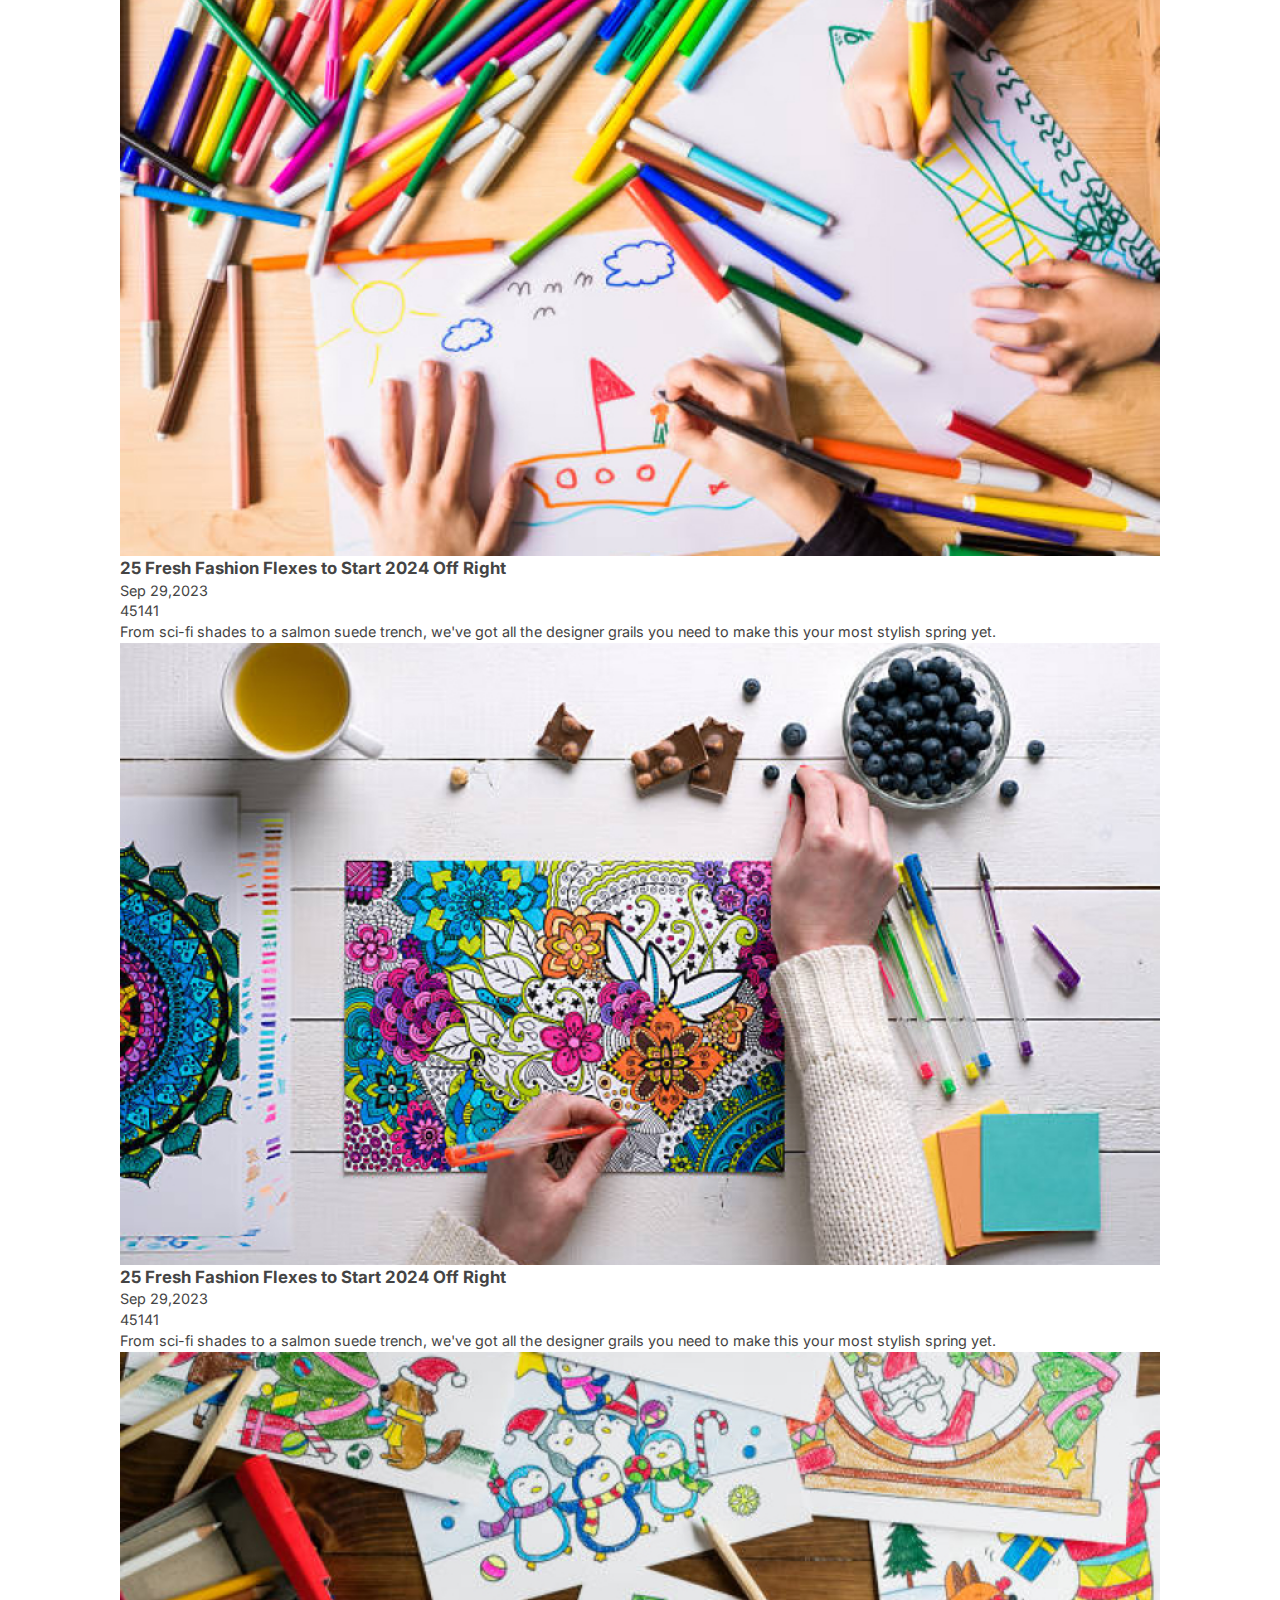
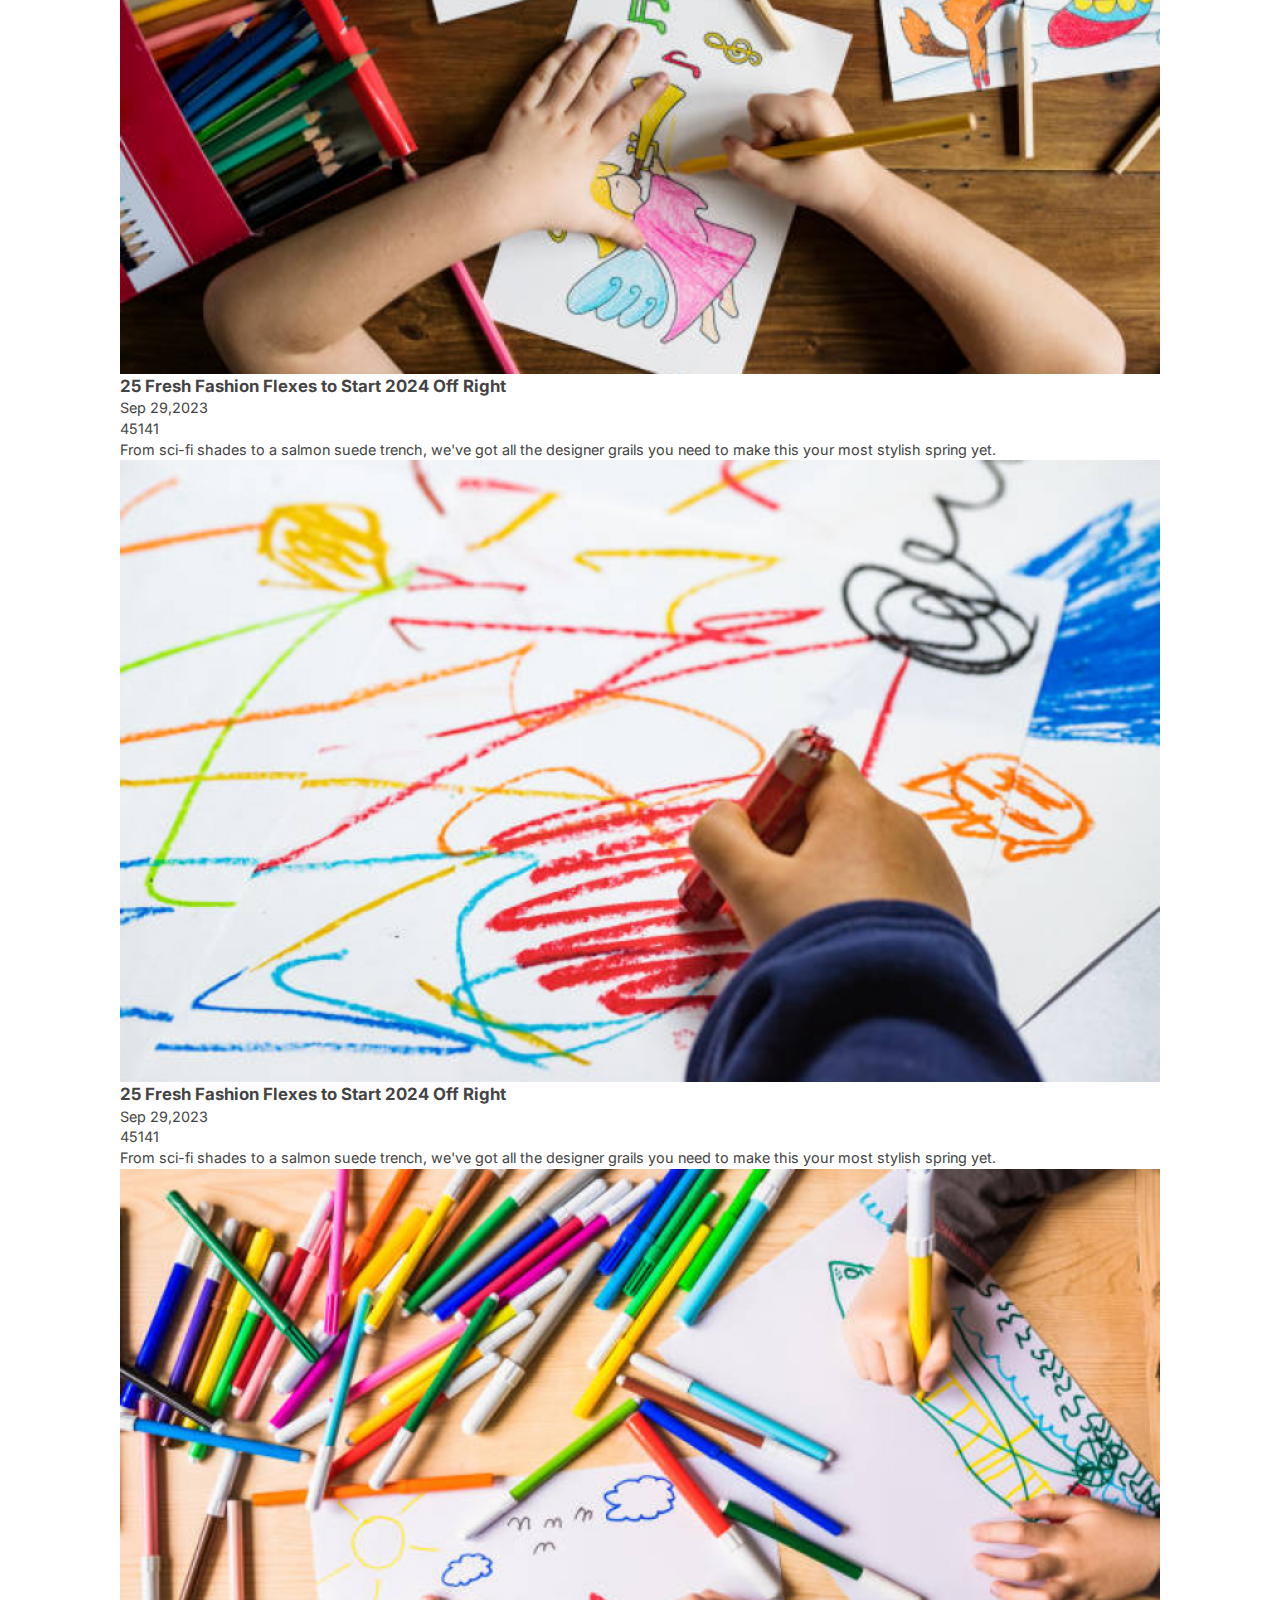
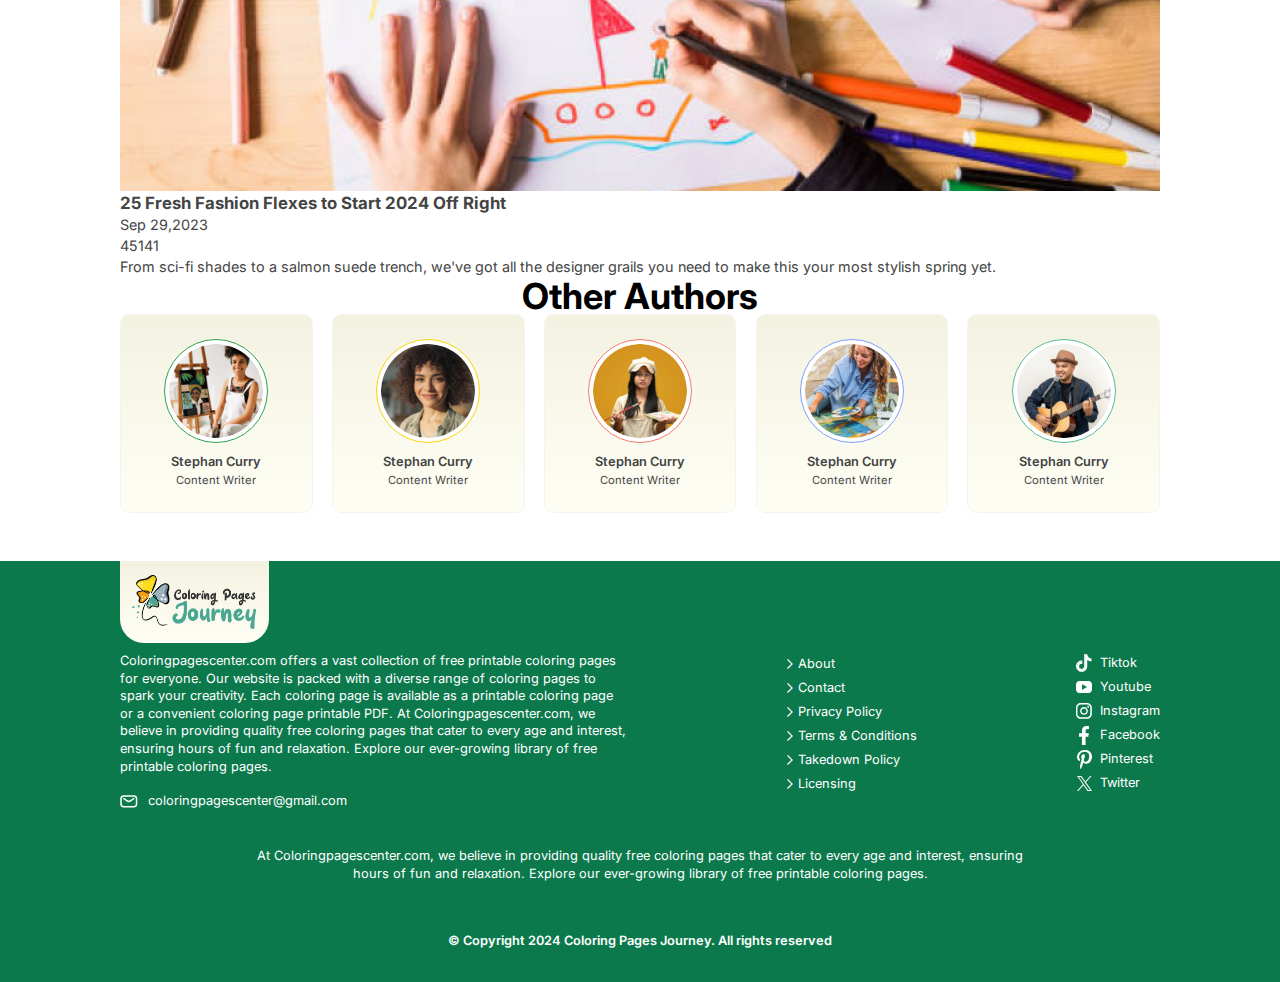
<file: author.html>
<!DOCTYPE html>
<html class="is-chorme" lang="vi-vn">

<head>
    <meta http-equiv="Content-Type" content="text/html; charset=utf-8" />
    <meta name="content-language" content="vi-vn" />
    <meta name="viewport" content="width=device-width, initial-scale=1">
    <meta name="robots" content="noindex, nofollow" />
    <meta name="description" content="{[#SITE_DESCRIPTION#]}">
    <meta name="keywords" content="{[#SITE_KEYWORDS#]}">
    <link rel="shortcut icon" href="" type="image/x-icon" />
    <title>{[#SITE_TITLE#]}</title>
    <link rel="stylesheet" href="assets/css/style.css?ver=1.0.1">
    <link rel="stylesheet" href="assets/css/categories.css">

    <link href="https://fonts.googleapis.com/css2?family=Inter:ital,opsz,wght@0,14..32,100..900;1,14..32,100..900&display=swap" rel="stylesheet">

</head>

<body>
    <div class="bg-black"></div>
    <header>
        <div class="p-header">
            <span class="ic-sidebar" id="btn-sidebar"></span>
            <div class="menu-sidebar" id="sidebar">
                <div class="menu-sidebar-wrap">
                    <span class="menu-close">Subscribe to Newsletters</span>
                    <ul class="level_1">
                        <li><a href="#">Cat Coloring Pages</a></li>
                        <li><a href="#">Shark Coloring Pages</a></li>
                        <li><a href="#">CJellyfish Coloring Pages</a></li>
                        <li><a href="#">Dolphin Coloring Pages</a></li>
                        <li><a href="#">Octopus Coloring Pages</a></li>
                        <li><a href="#">Lion Coloring Pages</a></li>
                        <li><a href="#">Tiger Coloring Pages</a></li>
                        <li><a href="#">Cat Coloring Pages</a></li>
                        <li><a href="#">Shark Coloring Pages</a></li>
                        <li><a href="#">CJellyfish Coloring Pages</a></li>
                        <li><a href="#">Dolphin Coloring Pages</a></li>
                        <li><a href="#">Octopus Coloring Pages</a></li>
                        <li class="parent"><a href="#">Whale Coloring Pages</a>
                            <div class="wrapper">
                                <ul class="level_2">
                                    <li><a href="#">Cat Coloring Pages</a></li>
                                    <li><a href="#">Shark Coloring Pages</a></li>
                                    <li><a href="#">CJellyfish Coloring Pages</a></li>
                                    <li><a href="#">Dolphin Coloring Pages</a></li>
                                    <li><a href="#">Octopus Coloring Pages<span class="ic-down"></span></a>
                                        <ul class="level_3">
                                            <li><a href="#">Lion Coloring Pages</a></li>
                                            <li><a href="#">Tiger Coloring Pages</a></li>
                                            <li><a href="#">Cat Coloring Pages</a></li>
                                            <li><a href="#">Shark Coloring Pages</a></li>
                                            <li><a href="#">CJellyfish Coloring Pages</a></li>
                                            <li><a href="#">Dolphin Coloring Pages</a></li>
                                        </ul>

                                    </li>
                                    <li><a href="#">Lion Coloring Pages</a></li>
                                    <li><a href="#">Tiger Coloring Pages</a></li>
                                    <li><a href="#">Cat Coloring Pages</a></li>
                                </ul>
                            </div>

                        </li>
                        <li><a href="#">Elephant Coloring Pages</a></li>
                    </ul>
                </div>
            </div>
            <div class="container">
                <div class="p-header__content">
                    <div class="p-header__logo"><img src="assets/images/logo.png" alt="Journey" width="163" height="72">
                    </div>
                    <div class="p-header__search">
                        <input type="text" placeholder="Search">
                        <span class="ic_search"><img src="assets/images/ic_search.svg" alt="search"></span>
                    </div>

                </div>
            </div>
        </div>
    </header>
    <main>
        <nav>
            <div class="container">
                <div class="ic_menu">
                    <span class="icon_bar"></span>
                    <span class="icon_bar"></span>
                    <span class="icon_bar"></span>
                </div>
                <ul class="menu">
                    <li><a href="#" title="" class="menu-link is-active"><span class="ic-menu"><img class="img-scale" src="assets/images/ic_01.png" alt=""></span>Home</a></li>
                    <li><a href="#" title="" class="menu-link"><span class="ic-menu"><img class="img-scale" src="assets/images/ic_02.png" alt=""></span>Categories</a></li>
                    <li><a href="#" title="" class="menu-link"><span class="ic-menu"><img class="img-scale" src="assets/images/ic_03.png" alt=""></span>New Releases</a></li>
                    <li class="has-child">
                        <a href="#" title="" class="menu-link"><span class="ic-menu"><img class="img-scale" src="assets/images/ic_04.png" alt=""></span>Most Popular</a>
                        <div class="menu-sub">
                            <div class="menu-sub__item">
                                <a class="ttl-level-2" href="">Categories</a>
                                <ul class="menu-sub__level3">
                                    <li><a href="#">Lion Coloring Pages</a></li>
                                    <li><a href="#">Tiger Coloring Pages</a></li>
                                    <li><a href="#">Cat Coloring Pages</a></li>
                                    <li><a href="#">Shark Coloring Pages</a></li>
                                    <li><a href="#">CJellyfish Coloring Pages</a></li>
                                    <li><a href="#">Dolphin Coloring Pages</a></li>
                                    <li><a href="#">CJellyfish Coloring Pages</a></li>
                                    <li><a href="#">Dolphin Coloring Pages</a></li>
                                    <li><a href="#">Octopus Coloring Pages</a></li>
                                </ul>
                            </div>
                            <div class="menu-sub__item">
                                <a class="ttl-level-2" href="">Categories</a>
                                <ul class="menu-sub__level3">
                                    <li><a href="#">Lion Coloring Pages</a></li>
                                    <li><a href="#">Tiger Coloring Pages</a></li>
                                    <li><a href="#">Cat Coloring Pages</a></li>
                                    <li><a href="#">Shark Coloring Pages</a></li>
                                    <li><a href="#">CJellyfish Coloring Pages</a></li>
                                    <li><a href="#">Dolphin Coloring Pages</a></li>
                                    <li><a href="#">CJellyfish Coloring Pages</a></li>
                                    <li><a href="#">Dolphin Coloring Pages</a></li>
                                    <li><a href="#">Octopus Coloring Pages</a></li>
                                </ul>
                            </div>
                            <div class="menu-sub__item">
                                <a class="ttl-level-2" href="">Categories</a>
                                <ul class="menu-sub__level3">
                                    <li><a href="#">Lion Coloring Pages</a></li>
                                    <li><a href="#">Tiger Coloring Pages</a></li>
                                    <li><a href="#">Cat Coloring Pages</a></li>
                                    <li><a href="#">Shark Coloring Pages</a></li>
                                    <li><a href="#">CJellyfish Coloring Pages</a></li>
                                    <li><a href="#">Dolphin Coloring Pages</a></li>
                                    <li><a href="#">CJellyfish Coloring Pages</a></li>
                                    <li><a href="#">Dolphin Coloring Pages</a></li>
                                    <li><a href="#">Octopus Coloring Pages</a></li>
                                </ul>
                            </div>
                            <div class="menu-sub__item">
                                <a class="ttl-level-2" href="">Categories</a>
                                <ul class="menu-sub__level3">
                                    <li><a href="#">Lion Coloring Pages</a></li>
                                    <li><a href="#">Tiger Coloring Pages</a></li>
                                    <li><a href="#">Cat Coloring Pages</a></li>
                                    <li><a href="#">Shark Coloring Pages</a></li>
                                    <li><a href="#">CJellyfish Coloring Pages</a></li>
                                    <li><a href="#">Dolphin Coloring Pages</a></li>
                                    <li><a href="#">CJellyfish Coloring Pages</a></li>
                                    <li><a href="#">Dolphin Coloring Pages</a></li>
                                    <li><a href="#">Octopus Coloring Pages</a></li>
                                </ul>
                            </div>
                            <div class="menu-sub__item">
                                <a class="ttl-level-2" href="">Categories</a>
                                <ul class="menu-sub__level3">
                                    <li><a href="#">Lion Coloring Pages</a></li>
                                    <li><a href="#">Tiger Coloring Pages</a></li>
                                    <li><a href="#">Cat Coloring Pages</a></li>
                                    <li><a href="#">Shark Coloring Pages</a></li>
                                    <li><a href="#">CJellyfish Coloring Pages</a></li>
                                    <li><a href="#">Dolphin Coloring Pages</a></li>
                                    <li><a href="#">CJellyfish Coloring Pages</a></li>
                                    <li><a href="#">Dolphin Coloring Pages</a></li>
                                    <li><a href="#">Octopus Coloring Pages</a></li>
                                </ul>
                            </div>
                        </div>
                    </li>
                    <li><a href="#" title="" class="menu-link"><span class="ic-menu"><img class="img-scale" src="assets/images/ic_05.png" alt=""></span>Seasonal</a></li>
                    <li><a href="#" title="" class="menu-link"><span class="ic-menu"><img class="img-scale" src="assets/images/ic_06.png" alt=""></span>For Kids</a></li>
                    <li><a href="#" title="" class="menu-link"><span class="ic-menu"><img class="img-scale" src="assets/images/ic_07.png" alt=""></span>For Adults</a></li>
                    <li><a href="#" title="" class="menu-link"><span class="ic-menu"><img class="img-scale" src="assets/images/ic_08.png" alt=""></span>Printables</a></li>
                    <li><a href="#" title="" class="menu-link"><span class="ic-menu"><img class="img-scale" src="assets/images/ic_09.png" alt=""></span>Contact Us</a></li>
                </ul>
            </div>
        </nav>
        <div class="p-author description">
            <div class="container">
                <div class="p-author-top">
                    <p class="author-img"><img src="assets/images/author.jpg" alt="author"></p>
                    <div class="author-meta">
                        <h1 class="author-meta__ttl ttl02">Julie Thompson</h1>
                        <div class="author-meta__social">
                            <label>Follow</label>
                            <a href="#"><img src="assets/images/ic_facebook_2.svg" alt="author"></a>
                            <a href="#"><img src="assets/images/ic_instargram_2.svg" alt="author"></a>
                            <a href="#"><img src="assets/images/ic_twitter_2.svg" alt="author"></a>

                        </div>
                        <p class="description__txt">Julie Thompson-Adolf is a Master Gardener and author with over 30 years of experience with year-round organic gardening, seed starting and saving, growing heirloom plants, perennials, and annuals, and sustainable and urban farming.</p>
                        <div class="description__ttl">Highlight</div>
                        <ul class="description__lst">
                            <li>Member of The Spruce Gardening and Plant Care Review Board</li>
                            <li>15+ years experience as a Master Gardener</li>
                            <li>Author, Starting and Saving Seeds: Grow the Perfect Vegetables, Fruits, Herbs, and Flowers for Your Garden (Cool Springs Press, 2018)</li>
                            <li>Member of the Master Gardener Association</li>
                            <li>Writer for numerous gardening publications and horticulture clients</li>
                            <li>Member, GardenComm: Garden Communicators International</li>
                        </ul>
                    </div>
                </div>
                <div class="p-author-content">
                    <div class="description__ttl">Experience</div>
                    <ul class="description__lst">
                        <li>Graduated with a degree in Literature and Creative Content.
                        <li> Began career as a freelance writer, contributing to various magazines and blogs.</li>
                        <li>Consistently conveys stories filled with emotion, effortlessly connecting with readers.</li>
                    </ul>
                    <div class="description__ttl">Responsibilities</div>
                    <ul class="description__lst">
                        <li>Creates high-quality, engaging, and easy-to-understand content that conveys the project's message to the target audience.
                        <li>Writes blog posts, guides, product descriptions, and related content, ensuring all pieces are valuable, well-researched, and user-focused.</li>
                        <li>Optimizes content to enhance the website's searchability and ranking on search engines.</li>
                        <li>Stays updated with the latest trends in content creation and the art of coloring to provide fresh and relevant content.</li>
                    </ul>
                    <br>
                    <p class="description__txt"><span class="description__ttl">Education:</span>Iowa Writers' Workshop - The University of Iowa</p>
                    <p class="description__txt"><span class="description__ttl">Location:</span>New York, United States</p>
                    <br>
                    <p class="description__txt">I'm Alexa Ortiz, and from a young age, I've always been captivated by the power of words. Growing up in a book-loving family, my passion for writing became an inseparable part of my life. After graduating with a degree in Literature and Creative Content, I embarked on my journey as a freelance writer, contributing to various magazines and blogs. Throughout my career, I've consistently aimed to convey stories filled with emotion, effortlessly connecting with readers.
                        <br><br>
                        When I discovered Coloringpagescenter.com, I immediately realized that this was an opportunity to combine my love for writing with my passion for creativity. I believe that not only can coloring pages bring joy, but also the stories, guides, and supplemental content play a crucial role in enhancing the user experience and maximizing enjoyment of the products.
                    </p>
                </div>
            </div>
            <div class="p-author-list">
                <div class="container">
                    <ul class="tab">
                        <li><a href="#tab01">Entry <i class="num">(335)</i></a></li>
                        <li><a href="#tab02">Reviews <i class="num">(335)</i></a></li>
                        <li><a href="#tab03">Top List <i class="num">(335)</i></a></li>
                    </ul>
                    <div class="tab-content">
                        <div data-id="tab01" class="tab-content-wrap">
                            <div class="article">
                                <a class="article__img" href="#"><img class="img-100" src="assets/images/new_01.jpg" alt=""></a>
                                <h3><a class="article__ttl" href="#">25 Fresh Fashion Flexes to Start 2024 Off Right</a></h3>
                                <div class="article__meta">
                                    <p class="article__meta__time">Sep 29,2023</p>
                                    <p class="article__meta__view">45141</p>
                                </div>
                                <div class="article__txt">From sci-fi shades to a salmon suede trench, we've got all the designer grails you need to make this your most stylish spring yet.</div>
                            </div>
                            <div class="article">
                                <a class="article__img" href="#"><img class="img-100" src="assets/images/new_02.jpg" alt=""></a>
                                <h3><a class="article__ttl" href="#">25 Fresh Fashion Flexes to Start 2024 Off Right</a></h3>
                                <div class="article__meta">
                                    <p class="article__meta__time">Sep 29,2023</p>
                                    <p class="article__meta__view">45141</p>
                                </div>
                                <div class="article__txt">From sci-fi shades to a salmon suede trench, we've got all the designer grails you need to make this your most stylish spring yet.</div>
                            </div>
                            <div class="article">
                                <a class="article__img" href="#"><img class="img-100" src="assets/images/new_03.jpg" alt=""></a>
                                <h3><a class="article__ttl" href="#">25 Fresh Fashion Flexes to Start 2024 Off Right</a></h3>
                                <div class="article__meta">
                                    <p class="article__meta__time">Sep 29,2023</p>
                                    <p class="article__meta__view">45141</p>
                                </div>
                                <div class="article__txt">From sci-fi shades to a salmon suede trench, we've got all the designer grails you need to make this your most stylish spring yet.</div>
                            </div>
                            <div class="article">
                                <a class="article__img" href="#"><img class="img-100" src="assets/images/new_04.jpg" alt=""></a>
                                <h3><a class="article__ttl" href="#">25 Fresh Fashion Flexes to Start 2024 Off Right</a></h3>
                                <div class="article__meta">
                                    <p class="article__meta__time">Sep 29,2023</p>
                                    <p class="article__meta__view">45141</p>
                                </div>
                                <div class="article__txt">From sci-fi shades to a salmon suede trench, we've got all the designer grails you need to make this your most stylish spring yet.</div>
                            </div>
                            <div class="article">
                                <a class="article__img" href="#"><img class="img-100" src="assets/images/new_01.jpg" alt=""></a>
                                <h3><a class="article__ttl" href="#">25 Fresh Fashion Flexes to Start 2024 Off Right</a></h3>
                                <div class="article__meta">
                                    <p class="article__meta__time">Sep 29,2023</p>
                                    <p class="article__meta__view">45141</p>
                                </div>
                                <div class="article__txt">From sci-fi shades to a salmon suede trench, we've got all the designer grails you need to make this your most stylish spring yet.</div>
                            </div>
                            <div class="article">
                                <a class="article__img" href="#"><img class="img-100" src="assets/images/new_02.jpg" alt=""></a>
                                <h3><a class="article__ttl" href="#">25 Fresh Fashion Flexes to Start 2024 Off Right</a></h3>
                                <div class="article__meta">
                                    <p class="article__meta__time">Sep 29,2023</p>
                                    <p class="article__meta__view">45141</p>
                                </div>
                                <div class="article__txt">From sci-fi shades to a salmon suede trench, we've got all the designer grails you need to make this your most stylish spring yet.</div>
                            </div>
                            <div class="article">
                                <a class="article__img" href="#"><img class="img-100" src="assets/images/new_03.jpg" alt=""></a>
                                <h3><a class="article__ttl" href="#">25 Fresh Fashion Flexes to Start 2024 Off Right</a></h3>
                                <div class="article__meta">
                                    <p class="article__meta__time">Sep 29,2023</p>
                                    <p class="article__meta__view">45141</p>
                                </div>
                                <div class="article__txt">From sci-fi shades to a salmon suede trench, we've got all the designer grails you need to make this your most stylish spring yet.</div>
                            </div>
                            <div class="article">
                                <a class="article__img" href="#"><img class="img-100" src="assets/images/new_04.jpg" alt=""></a>
                                <h3><a class="article__ttl" href="#">25 Fresh Fashion Flexes to Start 2024 Off Right</a></h3>
                                <div class="article__meta">
                                    <p class="article__meta__time">Sep 29,2023</p>
                                    <p class="article__meta__view">45141</p>
                                </div>
                                <div class="article__txt">From sci-fi shades to a salmon suede trench, we've got all the designer grails you need to make this your most stylish spring yet.</div>
                            </div>
                            <div class="article">
                                <a class="article__img" href="#"><img class="img-100" src="assets/images/new_01.jpg" alt=""></a>
                                <h3><a class="article__ttl" href="#">25 Fresh Fashion Flexes to Start 2024 Off Right</a></h3>
                                <div class="article__meta">
                                    <p class="article__meta__time">Sep 29,2023</p>
                                    <p class="article__meta__view">45141</p>
                                </div>
                                <div class="article__txt">From sci-fi shades to a salmon suede trench, we've got all the designer grails you need to make this your most stylish spring yet.</div>
                            </div>
                        </div>
                        <div data-id="tab02" class="tab-content-wrap">...2</div>
                        <div data-id="tab03" class="tab-content-wrap">...3</div>
                    </div>
                    <div class="author-other p-team">
                        <h2 class="author-other__ttl ttl02 txt-center">Other Authors</h2>
                        <div class="team-js">
                            <div class="team-item --item02">
                                <img class="img-100 bd-01" src="assets/images/team_01.png">
                                <h3 class="team-item__ttl">Stephan Curry</h3>
                                <p class="team-item__job">Content Writer</p>
                            </div>
                            <div class="team-item --item02">
                                <img class="img-100 bd-02" src="assets/images/team_02.png">
                                <h3 class="team-item__ttl">Stephan Curry</h3>
                                <p class="team-item__job">Content Writer</p>
                            </div>
                            <div class="team-item --item02">
                                <img class="img-100 bd-03" src="assets/images/team_03.png">
                                <h3 class="team-item__ttl">Stephan Curry</h3>
                                <p class="team-item__job">Content Writer</p>
                            </div>
                            <div class="team-item --item02">
                                <img class="img-100 bd-04" src="assets/images/team_04.png">
                                <h3 class="team-item__ttl">Stephan Curry</h3>
                                <p class="team-item__job">Content Writer</p>
                            </div>
                            <div class="team-item --item02">
                                <img class="img-100 bd-05" src="assets/images/team_05.png">
                                <h3 class="team-item__ttl">Stephan Curry</h3>
                                <p class="team-item__job">Content Writer</p>
                            </div>
                        </div>
                    </div>
                </div>
            </div>
        </div>
    </main>
    <footer class="p-footer">
        <div class="container">
            <p class="logofooter txt-center"><img class="img-scale" src="assets/images/logo.png"></p>
            <div class="p-footer-content">
                <div class="p-footer__about">
                    <p class="p-footer__txt">Coloringpagescenter.com offers a vast collection of free printable coloring
                        pages for everyone. Our website is packed with a diverse range of coloring pages to spark your
                        creativity. Each coloring page is available as a printable coloring page or a convenient
                        coloring page printable PDF. At Coloringpagescenter.com, we believe in providing quality free
                        coloring pages that cater to every age and interest, ensuring hours of fun and relaxation.
                        Explore our ever-growing library of free printable coloring pages.
                    </p>
                    <p class="p-footer__email"><img src="assets/images/ic_mail.svg" alt="">coloringpagescenter@gmail.com
                    </p>
                </div>
                <div class="p-footer__menu">
                    <a class="footer-link" href="">About</a>
                    <a class="footer-link" href="">Contact</a>
                    <a class="footer-link" href="">Privacy Policy</a>
                    <a class="footer-link" href="">Terms & Conditions</a>
                    <a class="footer-link" href="">Takedown Policy</a>
                    <a class="footer-link" href="">Licensing</a>
                </div>
                <div class="p-footer__social">
                    <a class="social-link" href=""><img src="assets/images/ic_tiktok.svg" alt="">Tiktok</a>
                    <a class="social-link" href=""><img src="assets/images/ic_youtube.svg" alt="">Youtube</a>
                    <a class="social-link" href=""><img src="assets/images/ic_instagram.svg" alt="">Instagram</a>
                    <a class="social-link" href=""><img src="assets/images/ic_facebook.svg" alt="">Facebook</a>
                    <a class="social-link" href=""><img src="assets/images/ic_pinterest.svg" alt="">Pinterest</a>
                    <a class="social-link" href=""><img src="assets/images/ic_twitter.svg" alt="">Twitter</a>
                </div>
            </div>
            <p class="p-footer__txt txt-center txt-02">At Coloringpagescenter.com, we believe in providing quality free
                coloring pages that cater to every age and interest, ensuring <br>hours of fun and relaxation. Explore
                our ever-growing library of free printable coloring pages.</p>
            <p class="copyright txt-center">© Copyright 2024 Coloring Pages Journey. All rights reserved</p>
        </div>
    </footer>
    <script src="./assets/js/jquery.min.js"></script>
    <script src="./assets/js/script.js"></script>
</body>
</file>
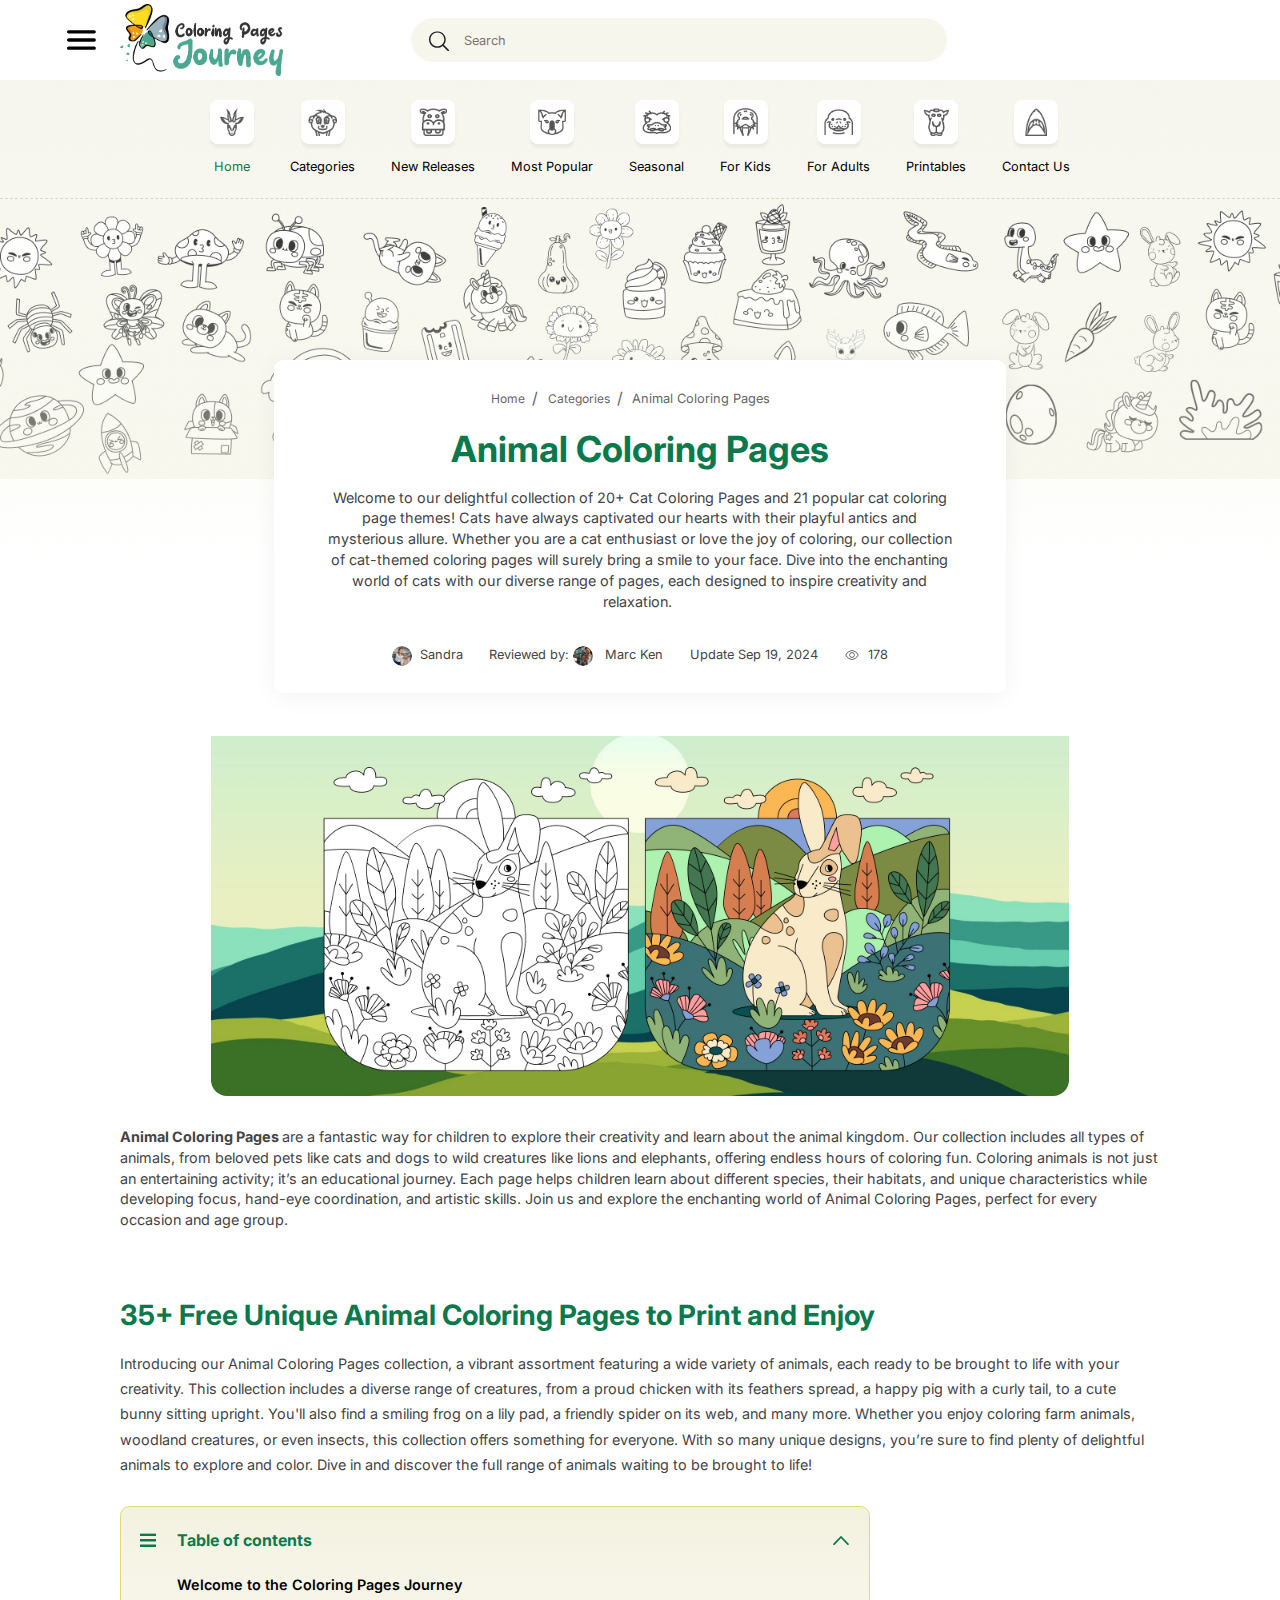
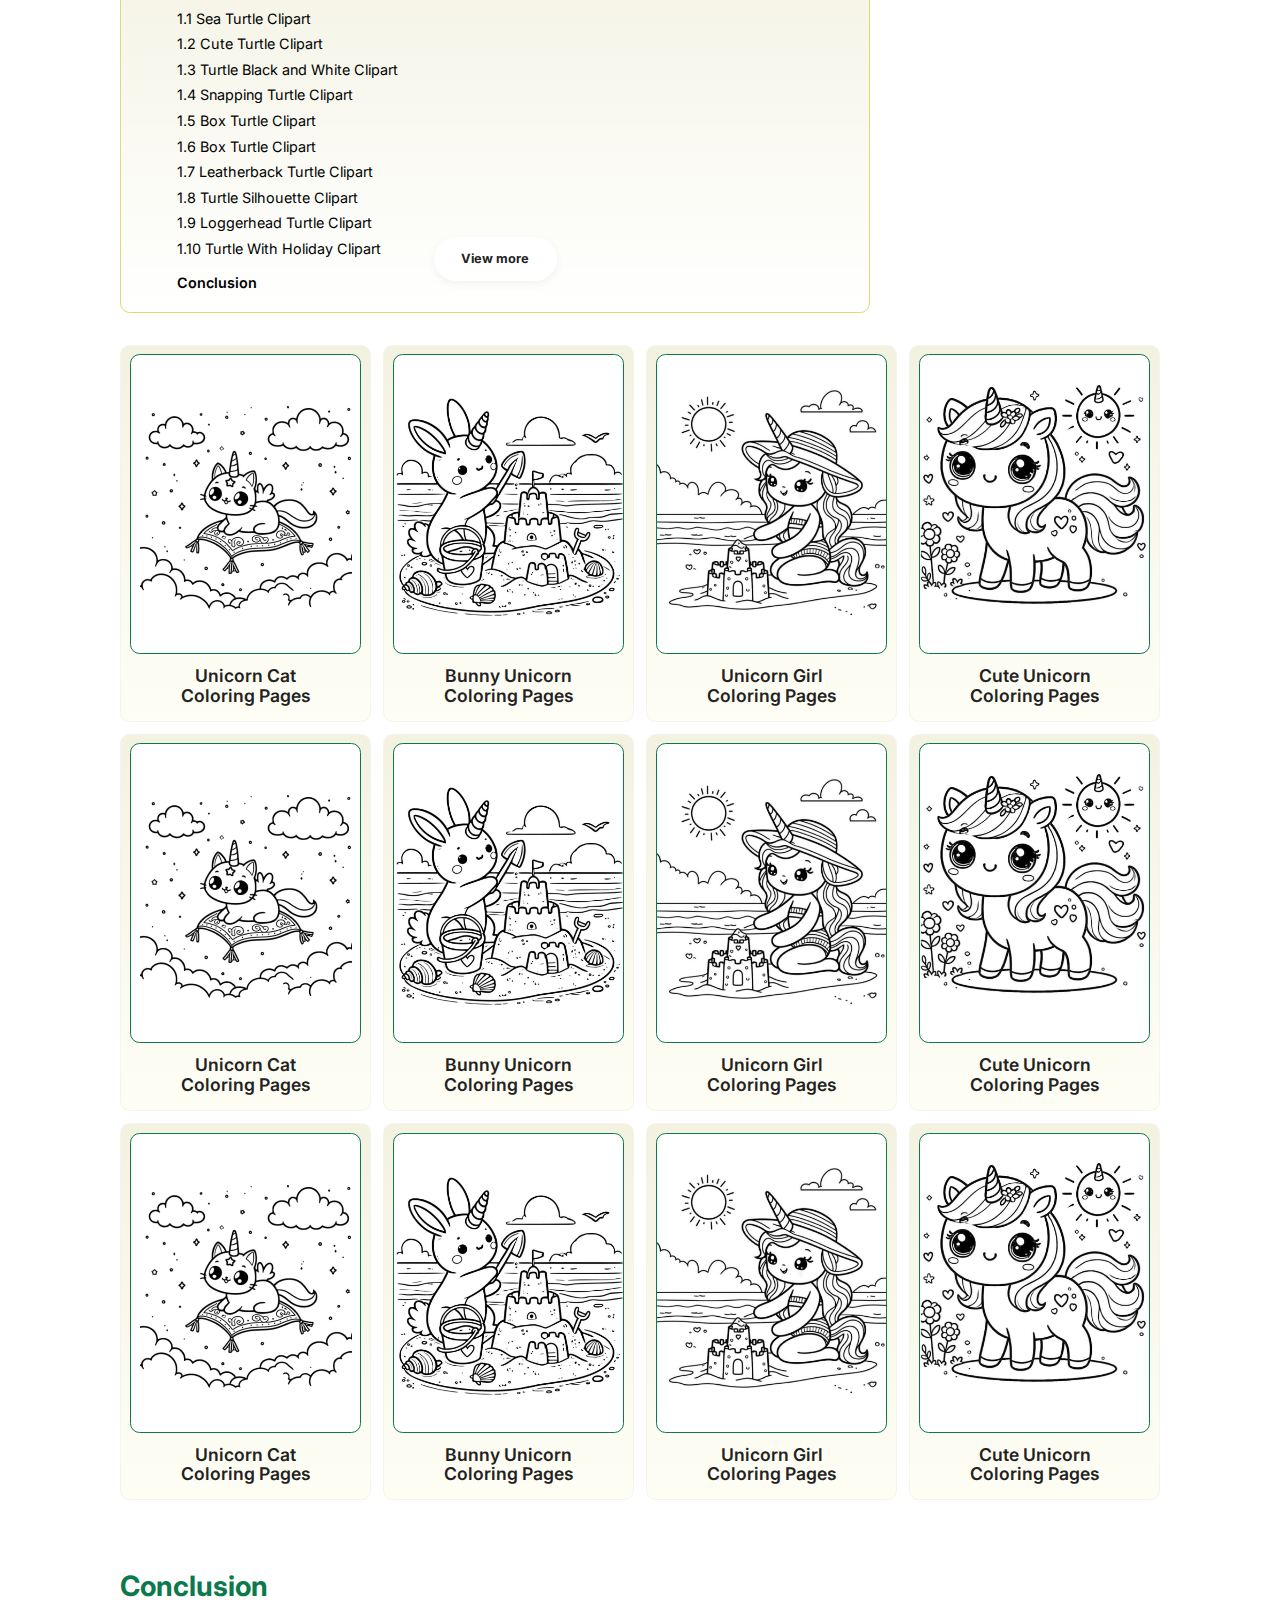
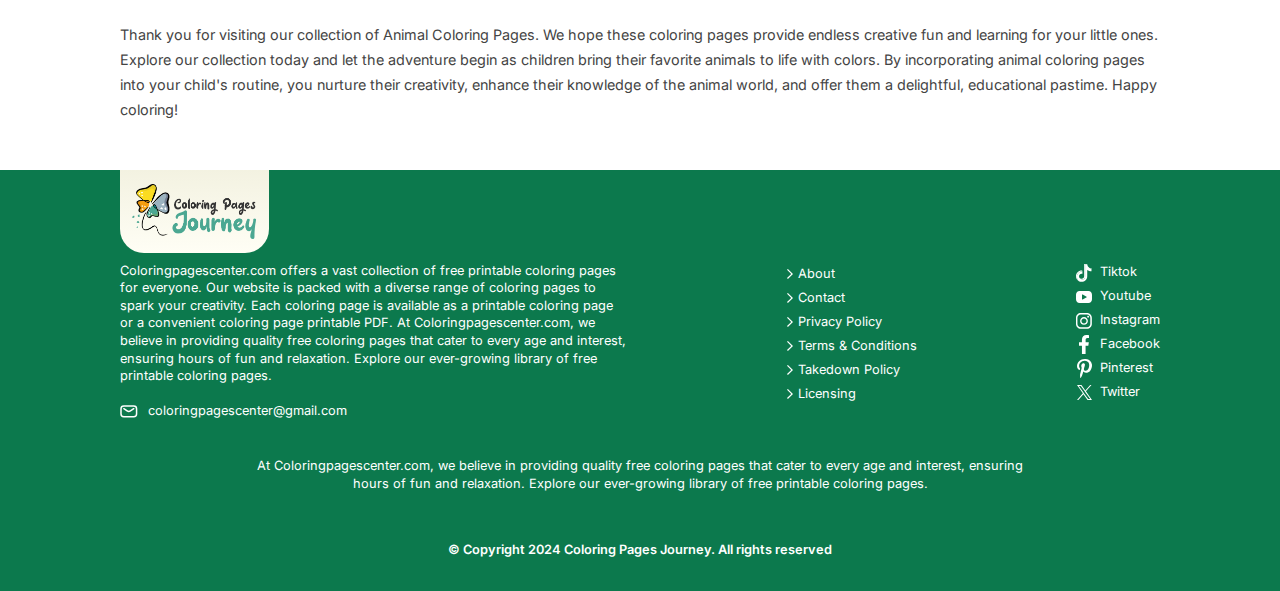
<file: categories.html>
<!DOCTYPE html>
<html class="is-chorme" lang="vi-vn">

<head>
    <meta http-equiv="Content-Type" content="text/html; charset=utf-8" />
    <meta name="content-language" content="vi-vn" />
    <meta name="viewport" content="width=device-width, initial-scale=1">
    <meta name="robots" content="noindex, nofollow" />
    <meta name="description" content="{[#SITE_DESCRIPTION#]}">
    <meta name="keywords" content="{[#SITE_KEYWORDS#]}">
    <link rel="shortcut icon" href="" type="image/x-icon" />
    <title>{[#SITE_TITLE#]}</title>
    <link rel="stylesheet" href="assets/css/style.css?ver=1.0.1">
    <link rel="stylesheet" href="assets/css/categories.css">

    <link href="https://fonts.googleapis.com/css2?family=Inter:ital,opsz,wght@0,14..32,100..900;1,14..32,100..900&display=swap" rel="stylesheet">

</head>

<body>
    <div class="bg-black"></div>
    <header>
        <div class="p-header">
            <span class="ic-sidebar" id="btn-sidebar"></span>
            <div class="menu-sidebar" id="sidebar">
                <div class="menu-sidebar-wrap">
                    <span class="menu-close">Subscribe to Newsletters</span>
                    <ul class="level_1">
                        <li><a href="#">Cat Coloring Pages</a></li>
                        <li><a href="#">Shark Coloring Pages</a></li>
                        <li><a href="#">CJellyfish Coloring Pages</a></li>
                        <li><a href="#">Dolphin Coloring Pages</a></li>
                        <li><a href="#">Octopus Coloring Pages</a></li>
                        <li><a href="#">Lion Coloring Pages</a></li>
                        <li><a href="#">Tiger Coloring Pages</a></li>
                        <li><a href="#">Cat Coloring Pages</a></li>
                        <li><a href="#">Shark Coloring Pages</a></li>
                        <li><a href="#">CJellyfish Coloring Pages</a></li>
                        <li><a href="#">Dolphin Coloring Pages</a></li>
                        <li><a href="#">Octopus Coloring Pages</a></li>
                        <li class="parent"><a href="#">Whale Coloring Pages</a>
                            <div class="wrapper">
                                <ul class="level_2">
                                    <li><a href="#">Cat Coloring Pages</a></li>
                                    <li><a href="#">Shark Coloring Pages</a></li>
                                    <li><a href="#">CJellyfish Coloring Pages</a></li>
                                    <li><a href="#">Dolphin Coloring Pages</a></li>
                                    <li><a href="#">Octopus Coloring Pages<span class="ic-down"></span></a>
                                        <ul class="level_3">
                                            <li><a href="#">Lion Coloring Pages</a></li>
                                            <li><a href="#">Tiger Coloring Pages</a></li>
                                            <li><a href="#">Cat Coloring Pages</a></li>
                                            <li><a href="#">Shark Coloring Pages</a></li>
                                            <li><a href="#">CJellyfish Coloring Pages</a></li>
                                            <li><a href="#">Dolphin Coloring Pages</a></li>
                                        </ul>

                                    </li>
                                    <li><a href="#">Lion Coloring Pages</a></li>
                                    <li><a href="#">Tiger Coloring Pages</a></li>
                                    <li><a href="#">Cat Coloring Pages</a></li>
                                </ul>
                            </div>

                        </li>
                        <li><a href="#">Elephant Coloring Pages</a></li>
                    </ul>
                </div>
            </div>
            <div class="container">
                <div class="p-header__content">
                    <div class="p-header__logo"><img src="assets/images/logo.png" alt="Journey" width="163" height="72">
                    </div>
                    <div class="p-header__search">
                        <input type="text" placeholder="Search">
                        <span class="ic_search"><img src="assets/images/ic_search.svg" alt="search"></span>
                    </div>

                </div>
            </div>
        </div>
    </header>
    <main>
        <nav>
            <div class="container">
                <div class="ic_menu">
                    <span class="icon_bar"></span>
                    <span class="icon_bar"></span>
                    <span class="icon_bar"></span>
                </div>
                <ul class="menu">
                    <li><a href="#" title="" class="menu-link is-active"><span class="ic-menu"><img class="img-scale" src="assets/images/ic_01.png" alt=""></span>Home</a></li>
                    <li><a href="#" title="" class="menu-link"><span class="ic-menu"><img class="img-scale" src="assets/images/ic_02.png" alt=""></span>Categories</a></li>
                    <li><a href="#" title="" class="menu-link"><span class="ic-menu"><img class="img-scale" src="assets/images/ic_03.png" alt=""></span>New Releases</a></li>
                    <li class="has-child">
                        <a href="#" title="" class="menu-link"><span class="ic-menu"><img class="img-scale" src="assets/images/ic_04.png" alt=""></span>Most Popular</a>
                        <div class="menu-sub">
                            <div class="menu-sub__item">
                                <a class="ttl-level-2" href="">Categories</a>
                                <ul class="menu-sub__level3">
                                    <li><a href="#">Lion Coloring Pages</a></li>
                                    <li><a href="#">Tiger Coloring Pages</a></li>
                                    <li><a href="#">Cat Coloring Pages</a></li>
                                    <li><a href="#">Shark Coloring Pages</a></li>
                                    <li><a href="#">CJellyfish Coloring Pages</a></li>
                                    <li><a href="#">Dolphin Coloring Pages</a></li>
                                    <li><a href="#">CJellyfish Coloring Pages</a></li>
                                    <li><a href="#">Dolphin Coloring Pages</a></li>
                                    <li><a href="#">Octopus Coloring Pages</a></li>
                                </ul>
                            </div>
                            <div class="menu-sub__item">
                                <a class="ttl-level-2" href="">Categories</a>
                                <ul class="menu-sub__level3">
                                    <li><a href="#">Lion Coloring Pages</a></li>
                                    <li><a href="#">Tiger Coloring Pages</a></li>
                                    <li><a href="#">Cat Coloring Pages</a></li>
                                    <li><a href="#">Shark Coloring Pages</a></li>
                                    <li><a href="#">CJellyfish Coloring Pages</a></li>
                                    <li><a href="#">Dolphin Coloring Pages</a></li>
                                    <li><a href="#">CJellyfish Coloring Pages</a></li>
                                    <li><a href="#">Dolphin Coloring Pages</a></li>
                                    <li><a href="#">Octopus Coloring Pages</a></li>
                                </ul>
                            </div>
                            <div class="menu-sub__item">
                                <a class="ttl-level-2" href="">Categories</a>
                                <ul class="menu-sub__level3">
                                    <li><a href="#">Lion Coloring Pages</a></li>
                                    <li><a href="#">Tiger Coloring Pages</a></li>
                                    <li><a href="#">Cat Coloring Pages</a></li>
                                    <li><a href="#">Shark Coloring Pages</a></li>
                                    <li><a href="#">CJellyfish Coloring Pages</a></li>
                                    <li><a href="#">Dolphin Coloring Pages</a></li>
                                    <li><a href="#">CJellyfish Coloring Pages</a></li>
                                    <li><a href="#">Dolphin Coloring Pages</a></li>
                                    <li><a href="#">Octopus Coloring Pages</a></li>
                                </ul>
                            </div>
                            <div class="menu-sub__item">
                                <a class="ttl-level-2" href="">Categories</a>
                                <ul class="menu-sub__level3">
                                    <li><a href="#">Lion Coloring Pages</a></li>
                                    <li><a href="#">Tiger Coloring Pages</a></li>
                                    <li><a href="#">Cat Coloring Pages</a></li>
                                    <li><a href="#">Shark Coloring Pages</a></li>
                                    <li><a href="#">CJellyfish Coloring Pages</a></li>
                                    <li><a href="#">Dolphin Coloring Pages</a></li>
                                    <li><a href="#">CJellyfish Coloring Pages</a></li>
                                    <li><a href="#">Dolphin Coloring Pages</a></li>
                                    <li><a href="#">Octopus Coloring Pages</a></li>
                                </ul>
                            </div>
                            <div class="menu-sub__item">
                                <a class="ttl-level-2" href="">Categories</a>
                                <ul class="menu-sub__level3">
                                    <li><a href="#">Lion Coloring Pages</a></li>
                                    <li><a href="#">Tiger Coloring Pages</a></li>
                                    <li><a href="#">Cat Coloring Pages</a></li>
                                    <li><a href="#">Shark Coloring Pages</a></li>
                                    <li><a href="#">CJellyfish Coloring Pages</a></li>
                                    <li><a href="#">Dolphin Coloring Pages</a></li>
                                    <li><a href="#">CJellyfish Coloring Pages</a></li>
                                    <li><a href="#">Dolphin Coloring Pages</a></li>
                                    <li><a href="#">Octopus Coloring Pages</a></li>
                                </ul>
                            </div>
                        </div>
                    </li>
                    <li><a href="#" title="" class="menu-link"><span class="ic-menu"><img class="img-scale" src="assets/images/ic_05.png" alt=""></span>Seasonal</a></li>
                    <li><a href="#" title="" class="menu-link"><span class="ic-menu"><img class="img-scale" src="assets/images/ic_06.png" alt=""></span>For Kids</a></li>
                    <li><a href="#" title="" class="menu-link"><span class="ic-menu"><img class="img-scale" src="assets/images/ic_07.png" alt=""></span>For Adults</a></li>
                    <li><a href="#" title="" class="menu-link"><span class="ic-menu"><img class="img-scale" src="assets/images/ic_08.png" alt=""></span>Printables</a></li>
                    <li><a href="#" title="" class="menu-link"><span class="ic-menu"><img class="img-scale" src="assets/images/ic_09.png" alt=""></span>Contact Us</a></li>
                </ul>
            </div>
        </nav>
        <div class="p-categories">
            <div class="container">
                <div class="p-categories__top">
                    <ul class="breadcumb">
                        <li><a href="#">Home</a></li>
                        <li><a href="#">Categories</a></li>
                        <li><span>Animal Coloring Pages</span></li>
                    </ul>
                    <h1 class="p-categories__ttl ttl02 txt-center">Animal Coloring Pages</h1>
                    <div class="p-categories__sub">Welcome to our delightful collection of 20+ Cat Coloring Pages and 21 popular cat coloring page themes! Cats have always captivated our hearts with their playful antics and mysterious allure. Whether you are a cat enthusiast or love the joy of coloring, our collection of cat-themed coloring pages will surely bring a smile to your face. Dive into the enchanting world of cats with our diverse range of pages, each designed to inspire creativity and relaxation. </div>
                    <div class="p-categories__author">
                        <p class="person"><img src="assets/images/person.png" alt="">Sandra</p>
                        <p class="person">Reviewed by: <img src="assets/images/person_2.png" alt=""> Marc Ken</p>
                        <p>Update Sep 19, 2024</p>
                        <p class="time">178</p>
                    </div>
                </div>
                <p class="p-categories__img"><img src="assets/images/img_01.jpg" alt=""></p>
                <div class="p-categories__txt"><strong>Animal Coloring Pages </strong>are a fantastic way for children to explore their creativity and learn about the animal kingdom. Our collection includes all types of animals, from beloved pets like cats and dogs to wild creatures like lions and elephants, offering endless hours of coloring fun. Coloring animals is not just an entertaining activity; it’s an educational journey. Each page helps children learn about different species, their habitats, and unique characteristics while developing focus, hand-eye coordination, and artistic skills. Join us and explore the enchanting world of Animal Coloring Pages, perfect for every occasion and age group.</div>
              
                <div class="p-categories__detail">
                    <h2>35+ Free Unique Animal Coloring Pages to Print and Enjoy</h2>
                    <p>Introducing our Animal Coloring Pages collection, a vibrant assortment featuring a wide variety of animals, each ready to be brought to life with your creativity. This collection includes a diverse range of creatures, from a proud chicken with its feathers spread, a happy pig with a curly tail, to a cute bunny sitting upright. You'll also find a smiling frog on a lily pad, a friendly spider on its web, and many more. Whether you enjoy coloring farm animals, woodland creatures, or even insects, this collection offers something for everyone. With so many unique designs, you’re sure to find plenty of delightful animals to explore and color. Dive in and discover the full range of animals waiting to be brought to life!</p>
                    <div class="p-categories__anchor">
                        <div class="anchor-ttl">Table of contents</div>
                        <div class="anchor-lst">
                            <ul>
                                <li><a href="#">Welcome to the Coloring Pages Journey</a>
                                    <ul>
                                        <li><a href="#">1.1 Sea Turtle Clipart </a></li>
                                        <li><a href="#">1.2 Cute Turtle Clipart </a></li>
                                        <li><a href="#">1.3 Turtle Black and White Clipart </a></li>
                                        <li><a href="#">1.4 Snapping Turtle Clipart </a></li>
                                        <li><a href="#">1.5 Box Turtle Clipart </a></li>
                                        <li><a href="#">1.6 Box Turtle Clipart </a></li>
                                        <li><a href="#">1.7 Leatherback Turtle Clipart</a></li>
                                        <li><a href="#">1.8 Turtle Silhouette Clipart </a></li>
                                        <li><a href="#">1.9 Loggerhead Turtle Clipart</a></li>
                                        <li><a href="#">1.10 Turtle With Holiday Clipart</a></li>
                                    </ul></li>
                               
                                <li><a href="#">Conclusion</a>
                                    <ul>
                                        <li><a href="#">1.1 Sea Turtle Clipart </a></li>
                                        <li><a href="#">1.2 Cute Turtle Clipart </a></li>
                                        <li><a href="#">1.3 Turtle Black and White Clipart </a></li>
                                        <li><a href="#">1.4 Snapping Turtle Clipart </a></li>
                                        <li><a href="#">1.5 Box Turtle Clipart </a></li>
                                        <li><a href="#">1.6 Box Turtle Clipart </a></li>
                                        <li><a href="#">1.7 Leatherback Turtle Clipart</a></li>
                                        <li><a href="#">1.8 Turtle Silhouette Clipart </a></li>
                                        <li><a href="#">1.9 Loggerhead Turtle Clipart</a></li>
                                        <li><a href="#">1.10 Turtle With Holiday Clipart</a></li>
                                    </ul></li>
                            </ul>
                            <div class="load-more"><span class="btn-more">View more</span></div>
                        </div>
                    </div>
                </div>
                <div class="p-categories__lst">
                    <a class="cate" href="">
                        <div class="cate__img"><img class="img-scale" src="assets/images/pr_11.png" alt=""></div>
                        <h3 class="cate__ttl">Unicorn Cat <br>Coloring Pages</h3>
                    </a>
                    <a class="cate" href="">
                        <div class="cate__img"><img class="img-scale" src="assets/images/pr_12.png" alt=""></div>
                        <h3 class="cate__ttl">Bunny Unicorn <br>Coloring Pages</h3>
                    </a>
                    <a class="cate" href="">
                        <div class="cate__img"><img class="img-scale" src="assets/images/pr_13.png" alt=""></div>
                        <h3 class="cate__ttl">Unicorn Girl <br>Coloring Pages</h3>
                    </a>
                    <a class="cate" href="">
                        <div class="cate__img"><img class="img-scale" src="assets/images/pr_14.png" alt=""></div>
                        <h3 class="cate__ttl">Cute Unicorn <br>Coloring Pages</h3>
                    </a>
                    <a class="cate" href="">
                        <div class="cate__img"><img class="img-scale" src="assets/images/pr_11.png" alt=""></div>
                        <h3 class="cate__ttl">Unicorn Cat <br>Coloring Pages</h3>
                    </a>
                    <a class="cate" href="">
                        <div class="cate__img"><img class="img-scale" src="assets/images/pr_12.png" alt=""></div>
                        <h3 class="cate__ttl">Bunny Unicorn <br>Coloring Pages</h3>
                    </a>
                    <a class="cate" href="">
                        <div class="cate__img"><img class="img-scale" src="assets/images/pr_13.png" alt=""></div>
                        <h3 class="cate__ttl">Unicorn Girl <br>Coloring Pages</h3>
                    </a>
                    <a class="cate" href="">
                        <div class="cate__img"><img class="img-scale" src="assets/images/pr_14.png" alt=""></div>
                        <h3 class="cate__ttl">Cute Unicorn <br>Coloring Pages</h3>
                    </a>
                    <a class="cate" href="">
                        <div class="cate__img"><img class="img-scale" src="assets/images/pr_11.png" alt=""></div>
                        <h3 class="cate__ttl">Unicorn Cat <br>Coloring Pages</h3>
                    </a>
                    <a class="cate" href="">
                        <div class="cate__img"><img class="img-scale" src="assets/images/pr_12.png" alt=""></div>
                        <h3 class="cate__ttl">Bunny Unicorn <br>Coloring Pages</h3>
                    </a>
                    <a class="cate" href="">
                        <div class="cate__img"><img class="img-scale" src="assets/images/pr_13.png" alt=""></div>
                        <h3 class="cate__ttl">Unicorn Girl <br>Coloring Pages</h3>
                    </a>
                    <a class="cate" href="">
                        <div class="cate__img"><img class="img-scale" src="assets/images/pr_14.png" alt=""></div>
                        <h3 class="cate__ttl">Cute Unicorn <br>Coloring Pages</h3>
                    </a>
                </div>
                <div class="p-categories__detail">
                    <h2>Conclusion</h2>
                    <p>Thank you for visiting our collection of Animal Coloring Pages. We hope these coloring pages provide endless creative fun and learning for your little ones. Explore our collection today and let the adventure begin as children bring their favorite animals to life with colors. By incorporating animal coloring pages into your child's routine, you nurture their creativity, enhance their knowledge of the animal world, and offer them a delightful, educational pastime. Happy coloring!</p>
                </div>
            </div>
        </div>
    </main>
    <footer class="p-footer">
        <div class="container">
            <p class="logofooter txt-center"><img class="img-scale" src="assets/images/logo.png"></p>
            <div class="p-footer-content">
                <div class="p-footer__about">
                    <p class="p-footer__txt">Coloringpagescenter.com offers a vast collection of free printable coloring
                        pages for everyone. Our website is packed with a diverse range of coloring pages to spark your
                        creativity. Each coloring page is available as a printable coloring page or a convenient
                        coloring page printable PDF. At Coloringpagescenter.com, we believe in providing quality free
                        coloring pages that cater to every age and interest, ensuring hours of fun and relaxation.
                        Explore our ever-growing library of free printable coloring pages.
                    </p>
                    <p class="p-footer__email"><img src="assets/images/ic_mail.svg" alt="">coloringpagescenter@gmail.com
                    </p>
                </div>
                <div class="p-footer__menu">
                    <a class="footer-link" href="">About</a>
                    <a class="footer-link" href="">Contact</a>
                    <a class="footer-link" href="">Privacy Policy</a>
                    <a class="footer-link" href="">Terms & Conditions</a>
                    <a class="footer-link" href="">Takedown Policy</a>
                    <a class="footer-link" href="">Licensing</a>
                </div>
                <div class="p-footer__social">
                    <a class="social-link" href=""><img src="assets/images/ic_tiktok.svg" alt="">Tiktok</a>
                    <a class="social-link" href=""><img src="assets/images/ic_youtube.svg" alt="">Youtube</a>
                    <a class="social-link" href=""><img src="assets/images/ic_instagram.svg" alt="">Instagram</a>
                    <a class="social-link" href=""><img src="assets/images/ic_facebook.svg" alt="">Facebook</a>
                    <a class="social-link" href=""><img src="assets/images/ic_pinterest.svg" alt="">Pinterest</a>
                    <a class="social-link" href=""><img src="assets/images/ic_twitter.svg" alt="">Twitter</a>
                </div>
            </div>
            <p class="p-footer__txt txt-center txt-02">At Coloringpagescenter.com, we believe in providing quality free
                coloring pages that cater to every age and interest, ensuring <br>hours of fun and relaxation. Explore
                our ever-growing library of free printable coloring pages.</p>
            <p class="copyright txt-center">© Copyright 2024 Coloring Pages Journey. All rights reserved</p>
        </div>
    </footer>
    <script src="./assets/js/jquery.min.js"></script>
    <script src="./assets/js/script.js"></script>
</body>
</file>
<file: assets/css/style.css>
* {
  box-sizing: border-box;
}

html,
body {
  overscroll-behavior-y: none;
}

html {
  font-size: 10px;
  font-size: 2.6666666667vw;
  overflow-y: scroll !important;
}
@media (min-width: 767px) {
  html {
    font-size: 0.625vw;
  }
}
@media (min-width: 1400px) {
  html {
    font-size: 0.5208333333vw;
  }
}
html.noscroll {
  position: fixed;
  left: 0;
  right: 0;
  width: 100%;
  overflow-y: scroll;
  overflow-x: hidden;
}

body {
  margin: 0;
  font-family: "Inter", sans-serif;
  font-size: 1.6rem;
  font-weight: 400;
  line-height: 1.7;
  color: #000;
  text-align: left;
  background-color: #fff;
  position: relative;
  overflow: hidden;
}

h1,
h2,
h3,
h4,
h5,
h6,
p {
  margin: 0;
}

ol,
ul,
dl {
  list-style-type: none;
  margin: 0;
  padding-left: 0;
}

b,
strong {
  font-weight: 700;
}

a {
  background-color: transparent;
  color: inherit;
  text-decoration: none;
  transition: all 0.3s;
}

img {
  vertical-align: middle;
  border-style: none;
  max-width: 100%;
  height: auto;
}

table {
  border-collapse: collapse;
}

th {
  font-weight: 400;
  text-align: inherit;
  text-align: -webkit-match-parent;
}

input,
button,
select,
optgroup,
textarea {
  margin: 0;
  font-family: inherit;
  font-size: inherit;
  line-height: inherit;
}

button,
input {
  overflow: visible;
}

button,
select {
  text-transform: none;
}

select {
  word-wrap: normal;
}

button,
[type=button],
[type=reset],
[type=submit] {
  -webkit-appearance: button;
}

textarea {
  overflow: auto;
  resize: vertical;
}

[type=number]::-webkit-inner-spin-button,
[type=number]::-webkit-outer-spin-button {
  height: auto;
}

[type=search] {
  outline-offset: -2px;
  -webkit-appearance: none;
}

[type=search]::-webkit-search-decoration {
  -webkit-appearance: none;
}

[hidden] {
  display: none !important;
}

.aligncenter {
  text-align: center;
}

.alignright {
  text-align: right;
}

.alignleft {
  text-align: left;
}

img {
  max-width: 100%;
  height: auto;
}
img.aligncenter {
  display: block;
  margin: auto;
}
img.alignright {
  display: block;
  margin-left: auto;
}
img.alignleft {
  display: block;
  margin-right: auto;
}

.img-100 {
  width: 100%;
}
@keyframes spinAround {
  from {
    transform: rotate(0);
  }
  to {
    transform: rotate(360deg);
  }
}
.container {
  margin: auto;
  max-width: 133rem;
  padding-left: 1.5rem;
  padding-right: 1.5rem;
  width: 100%;
}

.img-100 {
  width: 100%;
  height: 100%;
  -o-object-fit: cover;
     object-fit: cover;
}

.img-scale {
  width: 100%;
  height: 100%;
  -o-object-fit: scale-down;
     object-fit: scale-down;
}

.d-none {
  display: none !important;
}

.d-block {
  display: block !important;
}

.d-flex {
  display: flex !important;
}

@media (min-width: 767px) {
  .d-md-none {
    display: none !important;
  }
  .d-md-block {
    display: block !important;
  }
  .d-md-flex {
    display: flex !important;
  }
}
@media (min-width: 992px) {
  .d-lg-none {
    display: none !important;
  }
  .d-lg-block {
    display: block !important;
  }
  .d-lg-flex {
    display: flex !important;
  }
}
@media (min-width: 1400px) {
  .d-xl-none {
    display: none !important;
  }
  .d-xl-block {
    display: block !important;
  }
  .d-xl-flex {
    display: flex !important;
  }
}
.text-justify {
  text-align: justify !important;
}

.text-wrap {
  white-space: normal !important;
}

.text-nowrap {
  white-space: nowrap !important;
}

.text-left {
  text-align: left !important;
}

.text-right {
  text-align: right !important;
}

.text-center {
  text-align: center !important;
}

@media (min-width: 767px) {
  .text-md-left {
    text-align: left !important;
  }
  .text-md-right {
    text-align: right !important;
  }
  .text-md-center {
    text-align: center !important;
  }
}
@media (min-width: 992px) {
  .text-lg-left {
    text-align: left !important;
  }
  .text-lg-right {
    text-align: right !important;
  }
  .text-lg-center {
    text-align: center !important;
  }
}
@media (min-width: 1400px) {
  .text-xl-left {
    text-align: left !important;
  }
  .text-xl-right {
    text-align: right !important;
  }
  .text-xl-center {
    text-align: center !important;
  }
}
.text-lowercase {
  text-transform: lowercase !important;
}

.text-uppercase {
  text-transform: uppercase !important;
}

.text-capitalize {
  text-transform: capitalize !important;
}

.text-underline {
  text-decoration: underline;
}

/**
 * Swiper 11.0.5
 * Most modern mobile touch slider and framework with hardware accelerated transitions
 * https://swiperjs.com
 *
 * Copyright 2014-2023 Vladimir Kharlampidi
 *
 * Released under the MIT License
 *
 * Released on: November 22, 2023
 */
@font-face {
  font-family: swiper-icons;
  src: url("data:application/font-woff;charset=utf-8;base64, [base64]//wADZ2x5ZgAAAywAAADMAAAD2MHtryVoZWFkAAABbAAAADAAAAA2E2+eoWhoZWEAAAGcAAAAHwAAACQC9gDzaG10eAAAAigAAAAZAAAArgJkABFsb2NhAAAC0AAAAFoAAABaFQAUGG1heHAAAAG8AAAAHwAAACAAcABAbmFtZQAAA/gAAAE5AAACXvFdBwlwb3N0AAAFNAAAAGIAAACE5s74hXjaY2BkYGAAYpf5Hu/j+W2+MnAzMYDAzaX6QjD6/4//Bxj5GA8AuRwMYGkAPywL13jaY2BkYGA88P8Agx4j+/8fQDYfA1AEBWgDAIB2BOoAeNpjYGRgYNBh4GdgYgABEMnIABJzYNADCQAACWgAsQB42mNgYfzCOIGBlYGB0YcxjYGBwR1Kf2WQZGhhYGBiYGVmgAFGBiQQkOaawtDAoMBQxXjg/wEGPcYDDA4wNUA2CCgwsAAAO4EL6gAAeNpj2M0gyAACqxgGNWBkZ2D4/wMA+xkDdgAAAHjaY2BgYGaAYBkGRgYQiAHyGMF8FgYHIM3DwMHABGQrMOgyWDLEM1T9/w8UBfEMgLzE////P/5//f/V/xv+r4eaAAeMbAxwIUYmIMHEgKYAYjUcsDAwsLKxc3BycfPw8jEQA/[base64]/uznmfPFBNODM2K7MTQ45YEAZqGP81AmGGcF3iPqOop0r1SPTaTbVkfUe4HXj97wYE+yNwWYxwWu4v1ugWHgo3S1XdZEVqWM7ET0cfnLGxWfkgR42o2PvWrDMBSFj/IHLaF0zKjRgdiVMwScNRAoWUoH78Y2icB/yIY09An6AH2Bdu/UB+yxopYshQiEvnvu0dURgDt8QeC8PDw7Fpji3fEA4z/PEJ6YOB5hKh4dj3EvXhxPqH/SKUY3rJ7srZ4FZnh1PMAtPhwP6fl2PMJMPDgeQ4rY8YT6Gzao0eAEA409DuggmTnFnOcSCiEiLMgxCiTI6Cq5DZUd3Qmp10vO0LaLTd2cjN4fOumlc7lUYbSQcZFkutRG7g6JKZKy0RmdLY680CDnEJ+UMkpFFe1RN7nxdVpXrC4aTtnaurOnYercZg2YVmLN/d/gczfEimrE/fs/bOuq29Zmn8tloORaXgZgGa78yO9/cnXm2BpaGvq25Dv9S4E9+5SIc9PqupJKhYFSSl47+Qcr1mYNAAAAeNptw0cKwkAAAMDZJA8Q7OUJvkLsPfZ6zFVERPy8qHh2YER+3i/BP83vIBLLySsoKimrqKqpa2hp6+jq6RsYGhmbmJqZSy0sraxtbO3sHRydnEMU4uR6yx7JJXveP7WrDycAAAAAAAH//wACeNpjYGRgYOABYhkgZgJCZgZNBkYGLQZtIJsFLMYAAAw3ALgAeNolizEKgDAQBCchRbC2sFER0YD6qVQiBCv/H9ezGI6Z5XBAw8CBK/m5iQQVauVbXLnOrMZv2oLdKFa8Pjuru2hJzGabmOSLzNMzvutpB3N42mNgZGBg4GKQYzBhYMxJLMlj4GBgAYow/P/PAJJhLM6sSoWKfWCAAwDAjgbRAAB42mNgYGBkAIIbCZo5IPrmUn0hGA0AO8EFTQAA");
  font-weight: 400;
  font-style: normal;
}
:root {
  --swiper-theme-color:#007aff;
}

:host {
  position: relative;
  display: block;
  margin-left: auto;
  margin-right: auto;
  z-index: 1;
}

.swiper {
  margin-left: auto;
  margin-right: auto;
  position: relative;
  overflow: hidden;
  list-style: none;
  padding: 0;
  z-index: 1;
  display: block;
}

.swiper-vertical > .swiper-wrapper {
  flex-direction: column;
}

.swiper-wrapper {
  position: relative;
  width: 100%;
  height: 100%;
  z-index: 1;
  display: flex;
  transition-property: transform;
  transition-timing-function: var(--swiper-wrapper-transition-timing-function, initial);
  box-sizing: content-box;
}

.swiper-android .swiper-slide, .swiper-ios .swiper-slide, .swiper-wrapper {
  transform: translate3d(0px, 0, 0);
}

.swiper-horizontal {
  touch-action: pan-y;
  overflow: hidden;
}

.swiper-vertical {
  touch-action: pan-x;
}

.swiper-slide {
  flex-shrink: 0;
  width: 100%;
  height: 100%;
  position: relative;
  transition-property: transform;
  display: block;
}

.swiper-slide-invisible-blank {
  visibility: hidden;
}

.swiper-autoheight {
  height: auto;
}
.swiper-autoheight .swiper-slide {
  height: auto;
}
.swiper-autoheight .swiper-wrapper {
  align-items: flex-start;
  transition-property: transform, height;
}

.swiper-backface-hidden .swiper-slide {
  transform: translateZ(0);
  backface-visibility: hidden;
}

.swiper-3d {
  perspective: 1200px;
}
.swiper-3d.swiper-css-mode .swiper-wrapper {
  perspective: 1200px;
}
.swiper-3d .swiper-wrapper, .swiper-3d .swiper-cube-shadow, .swiper-3d .swiper-slide {
  transform-style: preserve-3d;
}

.swiper-css-mode > .swiper-wrapper {
  overflow: auto;
  scrollbar-width: none;
  -ms-overflow-style: none;
}
.swiper-css-mode > .swiper-wrapper::-webkit-scrollbar {
  display: none;
}
.swiper-css-mode > .swiper-wrapper > .swiper-slide {
  scroll-snap-align: start start;
}
.swiper-css-mode.swiper-horizontal > .swiper-wrapper {
  scroll-snap-type: x mandatory;
}
.swiper-css-mode.swiper-vertical > .swiper-wrapper {
  scroll-snap-type: y mandatory;
}
.swiper-css-mode.swiper-free-mode > .swiper-wrapper {
  scroll-snap-type: none;
}
.swiper-css-mode.swiper-free-mode > .swiper-wrapper > .swiper-slide {
  scroll-snap-align: none;
}
.swiper-css-mode.swiper-centered > .swiper-wrapper::before {
  content: "";
  flex-shrink: 0;
  order: 9999;
}
.swiper-css-mode.swiper-centered > .swiper-wrapper > .swiper-slide {
  scroll-snap-align: center center;
  scroll-snap-stop: always;
}
.swiper-css-mode.swiper-centered.swiper-horizontal > .swiper-wrapper > .swiper-slide:first-child {
  margin-inline-start: var(--swiper-centered-offset-before);
}
.swiper-css-mode.swiper-centered.swiper-horizontal > .swiper-wrapper::before {
  height: 100%;
  min-height: 1px;
  width: var(--swiper-centered-offset-after);
}
.swiper-css-mode.swiper-centered.swiper-vertical > .swiper-wrapper > .swiper-slide:first-child {
  margin-block-start: var(--swiper-centered-offset-before);
}
.swiper-css-mode.swiper-centered.swiper-vertical > .swiper-wrapper::before {
  width: 100%;
  min-width: 1px;
  height: var(--swiper-centered-offset-after);
}

.swiper-3d .swiper-slide-shadow, .swiper-3d .swiper-slide-shadow-bottom, .swiper-3d .swiper-slide-shadow-left, .swiper-3d .swiper-slide-shadow-right, .swiper-3d .swiper-slide-shadow-top {
  position: absolute;
  left: 0;
  top: 0;
  width: 100%;
  height: 100%;
  pointer-events: none;
  z-index: 10;
}
.swiper-3d .swiper-slide-shadow {
  background: rgba(0, 0, 0, 0.15);
}
.swiper-3d .swiper-slide-shadow-left {
  background-image: linear-gradient(to left, rgba(0, 0, 0, 0.5), rgba(0, 0, 0, 0));
}
.swiper-3d .swiper-slide-shadow-right {
  background-image: linear-gradient(to right, rgba(0, 0, 0, 0.5), rgba(0, 0, 0, 0));
}
.swiper-3d .swiper-slide-shadow-top {
  background-image: linear-gradient(to top, rgba(0, 0, 0, 0.5), rgba(0, 0, 0, 0));
}
.swiper-3d .swiper-slide-shadow-bottom {
  background-image: linear-gradient(to bottom, rgba(0, 0, 0, 0.5), rgba(0, 0, 0, 0));
}

.swiper-lazy-preloader {
  width: 42px;
  height: 42px;
  position: absolute;
  left: 50%;
  top: 50%;
  margin-left: -21px;
  margin-top: -21px;
  z-index: 10;
  transform-origin: 50%;
  box-sizing: border-box;
  border: 4px solid var(--swiper-preloader-color, var(--swiper-theme-color));
  border-radius: 50%;
  border-top-color: transparent;
}

.swiper-watch-progress .swiper-slide-visible .swiper-lazy-preloader, .swiper:not(.swiper-watch-progress) .swiper-lazy-preloader {
  animation: swiper-preloader-spin 1s infinite linear;
}

.swiper-lazy-preloader-white {
  --swiper-preloader-color:#fff;
}

.swiper-lazy-preloader-black {
  --swiper-preloader-color:#000;
}

@keyframes swiper-preloader-spin {
  0% {
    transform: rotate(0deg);
  }
  100% {
    transform: rotate(360deg);
  }
}
.swiper-virtual .swiper-slide {
  -webkit-backface-visibility: hidden;
  transform: translateZ(0);
}
.swiper-virtual.swiper-css-mode .swiper-wrapper::after {
  content: "";
  position: absolute;
  left: 0;
  top: 0;
  pointer-events: none;
}
.swiper-virtual.swiper-css-mode.swiper-horizontal .swiper-wrapper::after {
  height: 1px;
  width: var(--swiper-virtual-size);
}
.swiper-virtual.swiper-css-mode.swiper-vertical .swiper-wrapper::after {
  width: 1px;
  height: var(--swiper-virtual-size);
}

:root {
  --swiper-navigation-size:44px;
}

.swiper-button-next, .swiper-button-prev {
  position: absolute;
  top: var(--swiper-navigation-top-offset, 50%);
  width: calc(var(--swiper-navigation-size) / 44 * 27);
  height: var(--swiper-navigation-size);
  margin-top: calc(0px - var(--swiper-navigation-size) / 2);
  z-index: 10;
  cursor: pointer;
  display: flex;
  align-items: center;
  justify-content: center;
  color: var(--swiper-navigation-color, var(--swiper-theme-color));
}

.swiper-button-next.swiper-button-disabled, .swiper-button-prev.swiper-button-disabled {
  opacity: 0.35;
  cursor: auto;
  pointer-events: none;
}

.swiper-button-next.swiper-button-hidden, .swiper-button-prev.swiper-button-hidden {
  opacity: 0;
  cursor: auto;
  pointer-events: none;
}

.swiper-navigation-disabled .swiper-button-next, .swiper-navigation-disabled .swiper-button-prev {
  display: none !important;
}

.swiper-button-next svg, .swiper-button-prev svg {
  width: 100%;
  height: 100%;
  -o-object-fit: contain;
     object-fit: contain;
  transform-origin: center;
}

.swiper-rtl .swiper-button-next svg, .swiper-rtl .swiper-button-prev svg {
  transform: rotate(180deg);
}

.swiper-button-prev, .swiper-rtl .swiper-button-next {
  left: var(--swiper-navigation-sides-offset, 10px);
  right: auto;
}

.swiper-button-next, .swiper-rtl .swiper-button-prev {
  right: var(--swiper-navigation-sides-offset, 10px);
  left: auto;
}

.swiper-button-lock {
  display: none;
}

.swiper-button-next:after {
  font-family: swiper-icons;
  font-size: var(--swiper-navigation-size);
  text-transform: none !important;
  letter-spacing: 0;
  font-variant: initial;
  line-height: 1;
}

.swiper-button-prev:after {
  font-family: swiper-icons;
  font-size: var(--swiper-navigation-size);
  text-transform: none !important;
  letter-spacing: 0;
  font-variant: initial;
  line-height: 1;
  content: "prev";
}

.swiper-rtl .swiper-button-next:after {
  content: "prev";
}

.swiper-button-next, .swiper-rtl .swiper-button-prev {
  right: var(--swiper-navigation-sides-offset, 10px);
  left: auto;
}

.swiper-button-next:after, .swiper-rtl .swiper-button-prev:after {
  content: "next";
}

.swiper-pagination {
  position: absolute;
  text-align: center;
  transition: 0.3s opacity;
  transform: translate3d(0, 0, 0);
  z-index: 10;
}
.swiper-pagination.swiper-pagination-hidden {
  opacity: 0;
}

.swiper-pagination-disabled > .swiper-pagination, .swiper-pagination.swiper-pagination-disabled {
  display: none !important;
}

.swiper-horizontal > .swiper-pagination-bullets, .swiper-pagination-bullets.swiper-pagination-horizontal, .swiper-pagination-custom, .swiper-pagination-fraction {
  bottom: var(--swiper-pagination-bottom, 8px);
  top: var(--swiper-pagination-top, auto);
  left: 0;
  width: 100%;
}

.swiper-pagination-bullets-dynamic {
  overflow: hidden;
  font-size: 0;
}
.swiper-pagination-bullets-dynamic .swiper-pagination-bullet {
  transform: scale(0.33);
  position: relative;
}
.swiper-pagination-bullets-dynamic .swiper-pagination-bullet-active, .swiper-pagination-bullets-dynamic .swiper-pagination-bullet-active-main {
  transform: scale(1);
}
.swiper-pagination-bullets-dynamic .swiper-pagination-bullet-active-prev {
  transform: scale(0.66);
}
.swiper-pagination-bullets-dynamic .swiper-pagination-bullet-active-prev-prev {
  transform: scale(0.33);
}
.swiper-pagination-bullets-dynamic .swiper-pagination-bullet-active-next {
  transform: scale(0.66);
}
.swiper-pagination-bullets-dynamic .swiper-pagination-bullet-active-next-next {
  transform: scale(0.33);
}

.swiper-pagination-bullet {
  width: var(--swiper-pagination-bullet-width, var(--swiper-pagination-bullet-size, 8px));
  height: var(--swiper-pagination-bullet-height, var(--swiper-pagination-bullet-size, 8px));
  display: inline-block;
  border-radius: var(--swiper-pagination-bullet-border-radius, 50%);
  background: var(--swiper-pagination-bullet-inactive-color, #000);
  opacity: var(--swiper-pagination-bullet-inactive-opacity, 0.2);
}

button.swiper-pagination-bullet {
  border: none;
  margin: 0;
  padding: 0;
  box-shadow: none;
  -webkit-appearance: none;
  -moz-appearance: none;
       appearance: none;
}

.swiper-pagination-clickable .swiper-pagination-bullet {
  cursor: pointer;
}

.swiper-pagination-bullet:only-child {
  display: none !important;
}

.swiper-pagination-bullet-active {
  opacity: var(--swiper-pagination-bullet-opacity, 1);
  background: var(--swiper-pagination-color, var(--swiper-theme-color));
}

.swiper-pagination-vertical.swiper-pagination-bullets, .swiper-vertical > .swiper-pagination-bullets {
  right: var(--swiper-pagination-right, 8px);
  left: var(--swiper-pagination-left, auto);
  top: 50%;
  transform: translate3d(0px, -50%, 0);
}

.swiper-pagination-vertical.swiper-pagination-bullets .swiper-pagination-bullet, .swiper-vertical > .swiper-pagination-bullets .swiper-pagination-bullet {
  margin: var(--swiper-pagination-bullet-vertical-gap, 6px) 0;
  display: block;
}

.swiper-pagination-vertical.swiper-pagination-bullets.swiper-pagination-bullets-dynamic, .swiper-vertical > .swiper-pagination-bullets.swiper-pagination-bullets-dynamic {
  top: 50%;
  transform: translateY(-50%);
  width: 8px;
}

.swiper-pagination-vertical.swiper-pagination-bullets.swiper-pagination-bullets-dynamic .swiper-pagination-bullet, .swiper-vertical > .swiper-pagination-bullets.swiper-pagination-bullets-dynamic .swiper-pagination-bullet {
  display: inline-block;
  transition: 0.2s transform, 0.2s top;
}

.swiper-horizontal > .swiper-pagination-bullets .swiper-pagination-bullet, .swiper-pagination-horizontal.swiper-pagination-bullets .swiper-pagination-bullet {
  margin: 0 var(--swiper-pagination-bullet-horizontal-gap, 4px);
}

.swiper-horizontal > .swiper-pagination-bullets.swiper-pagination-bullets-dynamic, .swiper-pagination-horizontal.swiper-pagination-bullets.swiper-pagination-bullets-dynamic {
  left: 50%;
  transform: translateX(-50%);
  white-space: nowrap;
}

.swiper-horizontal > .swiper-pagination-bullets.swiper-pagination-bullets-dynamic .swiper-pagination-bullet, .swiper-pagination-horizontal.swiper-pagination-bullets.swiper-pagination-bullets-dynamic .swiper-pagination-bullet {
  transition: 0.2s transform, 0.2s left;
}

.swiper-horizontal.swiper-rtl > .swiper-pagination-bullets-dynamic .swiper-pagination-bullet {
  transition: 0.2s transform, 0.2s right;
}

.swiper-pagination-fraction {
  color: var(--swiper-pagination-fraction-color, inherit);
}

.swiper-pagination-progressbar {
  background: var(--swiper-pagination-progressbar-bg-color, rgba(0, 0, 0, 0.25));
  position: absolute;
}
.swiper-pagination-progressbar .swiper-pagination-progressbar-fill {
  background: var(--swiper-pagination-color, var(--swiper-theme-color));
  position: absolute;
  left: 0;
  top: 0;
  width: 100%;
  height: 100%;
  transform: scale(0);
  transform-origin: left top;
}

.swiper-rtl .swiper-pagination-progressbar .swiper-pagination-progressbar-fill {
  transform-origin: right top;
}

.swiper-horizontal > .swiper-pagination-progressbar {
  width: 100%;
  height: var(--swiper-pagination-progressbar-size, 4px);
  left: 0;
  top: 0;
}

.swiper-pagination-progressbar.swiper-pagination-horizontal, .swiper-pagination-progressbar.swiper-pagination-vertical.swiper-pagination-progressbar-opposite {
  width: 100%;
  height: var(--swiper-pagination-progressbar-size, 4px);
  left: 0;
  top: 0;
}

.swiper-vertical > .swiper-pagination-progressbar.swiper-pagination-progressbar-opposite {
  width: 100%;
  height: var(--swiper-pagination-progressbar-size, 4px);
  left: 0;
  top: 0;
}

.swiper-horizontal > .swiper-pagination-progressbar.swiper-pagination-progressbar-opposite {
  width: var(--swiper-pagination-progressbar-size, 4px);
  height: 100%;
  left: 0;
  top: 0;
}

.swiper-pagination-progressbar.swiper-pagination-horizontal.swiper-pagination-progressbar-opposite, .swiper-pagination-progressbar.swiper-pagination-vertical {
  width: var(--swiper-pagination-progressbar-size, 4px);
  height: 100%;
  left: 0;
  top: 0;
}

.swiper-vertical > .swiper-pagination-progressbar {
  width: var(--swiper-pagination-progressbar-size, 4px);
  height: 100%;
  left: 0;
  top: 0;
}

.swiper-pagination-lock {
  display: none;
}

.swiper-scrollbar {
  border-radius: var(--swiper-scrollbar-border-radius, 10px);
  position: relative;
  touch-action: none;
  background: var(--swiper-scrollbar-bg-color, rgba(0, 0, 0, 0.1));
}

.swiper-scrollbar-disabled > .swiper-scrollbar, .swiper-scrollbar.swiper-scrollbar-disabled {
  display: none !important;
}

.swiper-horizontal > .swiper-scrollbar {
  position: absolute;
  left: var(--swiper-scrollbar-sides-offset, 1%);
  bottom: var(--swiper-scrollbar-bottom, 4px);
  top: var(--swiper-scrollbar-top, auto);
  z-index: 50;
  height: var(--swiper-scrollbar-size, 4px);
  width: calc(100% - 2 * var(--swiper-scrollbar-sides-offset, 1%));
}

.swiper-scrollbar.swiper-scrollbar-horizontal {
  position: absolute;
  left: var(--swiper-scrollbar-sides-offset, 1%);
  bottom: var(--swiper-scrollbar-bottom, 4px);
  top: var(--swiper-scrollbar-top, auto);
  z-index: 50;
  height: var(--swiper-scrollbar-size, 4px);
  width: calc(100% - 2 * var(--swiper-scrollbar-sides-offset, 1%));
}
.swiper-scrollbar.swiper-scrollbar-vertical {
  position: absolute;
  left: var(--swiper-scrollbar-left, auto);
  right: var(--swiper-scrollbar-right, 4px);
  top: var(--swiper-scrollbar-sides-offset, 1%);
  z-index: 50;
  width: var(--swiper-scrollbar-size, 4px);
  height: calc(100% - 2 * var(--swiper-scrollbar-sides-offset, 1%));
}

.swiper-vertical > .swiper-scrollbar {
  position: absolute;
  left: var(--swiper-scrollbar-left, auto);
  right: var(--swiper-scrollbar-right, 4px);
  top: var(--swiper-scrollbar-sides-offset, 1%);
  z-index: 50;
  width: var(--swiper-scrollbar-size, 4px);
  height: calc(100% - 2 * var(--swiper-scrollbar-sides-offset, 1%));
}

.swiper-scrollbar-drag {
  height: 100%;
  width: 100%;
  position: relative;
  background: var(--swiper-scrollbar-drag-bg-color, rgba(0, 0, 0, 0.5));
  border-radius: var(--swiper-scrollbar-border-radius, 10px);
  left: 0;
  top: 0;
}

.swiper-scrollbar-cursor-drag {
  cursor: move;
}

.swiper-scrollbar-lock {
  display: none;
}

.swiper-zoom-container {
  width: 100%;
  height: 100%;
  display: flex;
  justify-content: center;
  align-items: center;
  text-align: center;
}
.swiper-zoom-container > canvas, .swiper-zoom-container > img, .swiper-zoom-container > svg {
  max-width: 100%;
  max-height: 100%;
  -o-object-fit: contain;
     object-fit: contain;
}

.swiper-slide-zoomed {
  cursor: move;
  touch-action: none;
}

.swiper .swiper-notification {
  position: absolute;
  left: 0;
  top: 0;
  pointer-events: none;
  opacity: 0;
  z-index: -1000;
}

.swiper-free-mode > .swiper-wrapper {
  transition-timing-function: ease-out;
  margin: 0 auto;
}

.swiper-grid > .swiper-wrapper {
  flex-wrap: wrap;
}

.swiper-grid-column > .swiper-wrapper {
  flex-wrap: wrap;
  flex-direction: column;
}

.swiper-fade.swiper-free-mode .swiper-slide {
  transition-timing-function: ease-out;
}
.swiper-fade .swiper-slide {
  pointer-events: none;
  transition-property: opacity;
}
.swiper-fade .swiper-slide .swiper-slide {
  pointer-events: none;
}
.swiper-fade .swiper-slide-active {
  pointer-events: auto;
}
.swiper-fade .swiper-slide-active .swiper-slide-active {
  pointer-events: auto;
}

.swiper-cube {
  overflow: visible;
}
.swiper-cube .swiper-slide {
  pointer-events: none;
  backface-visibility: hidden;
  z-index: 1;
  visibility: hidden;
  transform-origin: 0 0;
  width: 100%;
  height: 100%;
}
.swiper-cube .swiper-slide .swiper-slide {
  pointer-events: none;
}
.swiper-cube.swiper-rtl .swiper-slide {
  transform-origin: 100% 0;
}
.swiper-cube .swiper-slide-active {
  pointer-events: auto;
  pointer-events: auto;
  visibility: visible;
}
.swiper-cube .swiper-slide-active .swiper-slide-active {
  pointer-events: auto;
}
.swiper-cube .swiper-slide-next, .swiper-cube .swiper-slide-prev {
  pointer-events: auto;
  visibility: visible;
}
.swiper-cube .swiper-cube-shadow {
  position: absolute;
  left: 0;
  bottom: 0px;
  width: 100%;
  height: 100%;
  opacity: 0.6;
  z-index: 0;
}
.swiper-cube .swiper-cube-shadow:before {
  content: "";
  background: #000;
  position: absolute;
  left: 0;
  top: 0;
  bottom: 0;
  right: 0;
  filter: blur(50px);
}
.swiper-cube .swiper-slide-next + .swiper-slide {
  pointer-events: auto;
  visibility: visible;
}
.swiper-cube .swiper-slide-shadow-cube.swiper-slide-shadow-bottom, .swiper-cube .swiper-slide-shadow-cube.swiper-slide-shadow-left, .swiper-cube .swiper-slide-shadow-cube.swiper-slide-shadow-right, .swiper-cube .swiper-slide-shadow-cube.swiper-slide-shadow-top {
  z-index: 0;
  backface-visibility: hidden;
}

.swiper-flip {
  overflow: visible;
}
.swiper-flip .swiper-slide {
  pointer-events: none;
  backface-visibility: hidden;
  z-index: 1;
}
.swiper-flip .swiper-slide .swiper-slide {
  pointer-events: none;
}
.swiper-flip .swiper-slide-active {
  pointer-events: auto;
}
.swiper-flip .swiper-slide-active .swiper-slide-active {
  pointer-events: auto;
}
.swiper-flip .swiper-slide-shadow-flip.swiper-slide-shadow-bottom, .swiper-flip .swiper-slide-shadow-flip.swiper-slide-shadow-left, .swiper-flip .swiper-slide-shadow-flip.swiper-slide-shadow-right, .swiper-flip .swiper-slide-shadow-flip.swiper-slide-shadow-top {
  z-index: 0;
  backface-visibility: hidden;
}

.swiper-creative .swiper-slide {
  backface-visibility: hidden;
  overflow: hidden;
  transition-property: transform, opacity, height;
}

.swiper-cards {
  overflow: visible;
}
.swiper-cards .swiper-slide {
  transform-origin: center bottom;
  backface-visibility: hidden;
  overflow: hidden;
}

.btn {
  display: inline-block;
  font-family: "Inter", sans-serif;
  font-weight: 400;
  color: #000;
  text-align: center;
  text-decoration: none;
  vertical-align: middle;
  -webkit-user-select: none;
     -moz-user-select: none;
          user-select: none;
  background-color: transparent;
  border: 1px solid transparent;
}
.btn:hover {
  color: #000;
  text-decoration: none;
}
.btn:focus, .btn.focus {
  outline: 0;
}
.btn.disabled, .btn:disabled {
  opacity: 0.6;
}
.btn:not(:disabled):not(.disabled) {
  cursor: pointer;
}

.p-header {
  background: #fff;
  position: relative;
}
.p-header__content {
  display: flex;
  align-items: center;
  height: 10rem;
}
.p-header__logo {
  padding: 1.4rem 0;
  margin-right: 16rem;
}
.p-header__search {
  width: 67rem;
  height: 5.5rem;
  position: relative;
}
.p-header__search input {
  background: #f7f6ed;
  border-radius: 9rem;
  width: 100%;
  height: 100%;
  border: none;
  font-size: 1.6rem;
  color: #666;
  padding-left: 6.6rem;
}
.p-header__search .ic_search {
  position: absolute;
  width: 2.5rem;
  top: 50%;
  transform: translateY(-50%);
  left: 2.2rem;
}

main {
  position: relative;
}
main:before {
  position: absolute;
  content: "";
  background: url(../images/bg-top.png) top center;
  background-size: cover;
  top: 0;
  left: 0;
  width: 100%;
  height: 60rem;
  z-index: -1;
}
main nav {
  border-bottom: 1px dashed #dbd8c3;
  position: relative;
}
main nav .menu {
  display: flex;
  justify-content: center;
  align-items: center;
  gap: 4.5rem;
}
main nav .menu .ic-menu {
  background: #fff;
  width: 5.5rem;
  height: 5.5rem;
  border-radius: 1rem;
  box-shadow: 0 0.4rem 0.4rem rgba(0, 0, 0, 0.05);
  display: inline-flex;
  align-items: center;
  justify-content: center;
}
main nav .menu .ic-menu img {
  width: 3.6rem;
  height: 3.6rem;
}
main nav .menu li {
  padding: 2.5rem 0;
}
main nav .menu li .menu-link {
  display: flex;
  font-size: 1.6rem;
  flex-direction: column;
  align-items: center;
  gap: 1.5rem;
  position: relative;
}
main nav .menu li .menu-link:after {
  position: absolute;
  content: "";
  bottom: -2.5rem;
  left: 0;
  right: 0;
  margin: auto;
  width: 3.1rem;
  height: 0.8rem;
  background: url(../images/ic_up.png) no-repeat top center;
  background-size: contain;
  display: none;
}
main nav .menu li .menu-link:hover, main nav .menu li .menu-link.is-active {
  color: #0C794D;
}
main nav .menu li.has-child:hover .menu-link:after {
  display: block;
}
main nav .menu li.has-child:hover .menu-sub {
  display: flex;
}
main nav .menu li .menu-sub {
  position: absolute;
  left: 0;
  top: 100%;
  width: 100%;
  border-radius: 1.2rem;
  background: #fff;
  box-shadow: 0 0.4rem 2rem rgba(0, 0, 0, 0.06);
  padding: 3.5rem 10rem;
  display: none;
}
main nav .menu li .menu-sub:before {
  position: absolute;
  top: 0;
  left: 0%;
}
main nav .menu li .menu-sub__item {
  width: 20%;
}
main nav .menu li .menu-sub__item .ttl-level-2 {
  font-size: 1.8rem;
  font-weight: bold;
  display: block;
  position: relative;
  padding-bottom: 0.5rem;
  margin-bottom: 1rem;
}
main nav .menu li .menu-sub__item .ttl-level-2:after {
  width: 7rem;
  height: 0.2rem;
  position: absolute;
  bottom: 0;
  left: 0;
  content: "";
  background: #0C794D;
}
main nav .menu li .menu-sub__level3 li {
  padding: 0;
}
main nav .menu li .menu-sub__level3 li a {
  font-size: 1.8rem;
  display: block;
  padding: 0.5rem 0;
}
main nav .menu li .menu-sub__level3 li a:hover {
  color: #0C794D;
}

.ic-sidebar {
  position: absolute;
  top: 50%;
  left: 5.2083333333vw;
  transform: translateY(-50%);
  background: url(../images/ic_list.svg) no-repeat top center;
  background-size: contain;
  width: 3.7rem;
  height: 2.5rem;
  display: inline-block;
  cursor: pointer;
}

.bg-black {
  position: fixed;
  top: 0;
  z-index: 1;
  left: 0;
  width: 100%;
  height: 100%;
  background: transparent;
  display: none;
}
.bg-black.show {
  display: block;
}

.menu-sidebar {
  position: fixed;
  top: 0;
  z-index: 2;
  left: -100%;
  transition: 0.3s ease-in-out;
}
.menu-sidebar.show {
  left: 0;
}
.menu-sidebar .menu-close {
  color: #fff;
  font-size: 1.8rem;
  font-weight: 600;
  margin-bottom: 3.3rem;
  line-height: 2.2222222222;
  display: block;
  padding-left: 3.2rem;
  position: relative;
  margin-left: 10rem;
  cursor: pointer;
}
.menu-sidebar .menu-close:before {
  position: absolute;
  content: "";
  top: 50%;
  transform: translateY(-50%);
  left: 0;
  background: url(../images/ic_close.svg) no-repeat top center;
  background-size: contain;
  width: 1.8rem;
  height: 1.6rem;
}
.menu-sidebar-wrap {
  height: 100vh;
  overflow-y: auto;
  overflow-x: hidden;
  z-index: 1;
  background: #0C794D;
  padding: 3.1rem 0 5.1rem 0;
}
.menu-sidebar-wrap::-webkit-scrollbar {
  width: 1px;
  background-color: transparent;
}
.menu-sidebar-wrap::-webkit-scrollbar-thumb {
  background: transparent;
}
.menu-sidebar-wrap .level_1 li:hover .wrapper {
  display: block;
}
.menu-sidebar-wrap a {
  color: #fff;
  display: block;
  position: relative;
  font-size: 1.8rem;
  padding: 1.6rem 9.4rem 1.6rem 10rem;
}
.menu-sidebar-wrap a:hover {
  background: #fbdc21;
  color: #0C794D;
}
.menu-sidebar-wrap a:hover:after {
  background-image: url(../images/ic_right_2_hover.svg);
}
.menu-sidebar-wrap a:after {
  position: absolute;
  content: "";
  right: 5.4rem;
  top: 50%;
  transform: translateY(-50%);
  background-image: url(../images/ic_right_2.svg);
  background-repeat: no-repeat;
  background-position: top center;
  background-size: contain;
  width: 0.6rem;
  height: 1rem;
}
.menu-sidebar-wrap .wrapper {
  position: absolute;
  left: 100%;
  top: 0 !important;
  background: #18905f;
  height: 100vh;
  width: 31.7rem;
  display: none;
}
.menu-sidebar-wrap .wrapper li {
  position: relative;
}
.menu-sidebar-wrap .wrapper li:hover .ic-down {
  background-image: url(../images/ic_right_2_hover.svg);
}
.menu-sidebar-wrap .wrapper li .ic-down {
  position: absolute;
  right: 1.5rem;
  top: 1.2rem;
  background-image: url(../images/ic_right_2.svg);
  background-repeat: no-repeat;
  background-position: center center;
  background-size: 0.6rem 1rem;
  width: 4rem;
  height: 4rem;
  display: inline-block;
  transform: rotate(90deg);
  cursor: pointer;
  z-index: 1;
  transition: all 0.3s;
}
.menu-sidebar-wrap .wrapper li .ic-down.active {
  transform: rotate(-90deg);
}
.menu-sidebar-wrap .wrapper li a {
  padding: 1.6rem 4rem 1.6rem 5rem;
}
.menu-sidebar-wrap .wrapper li a:after {
  display: none;
}
.menu-sidebar-wrap .wrapper li .level_3 {
  display: none;
}
.menu-sidebar-wrap .wrapper li .level_3 li a {
  font-size: 1.6rem;
  padding: 0.6rem 1.6rem 0.6rem 7.2rem;
}

.p-footer {
  margin-top: 6rem;
  background: #0C794D;
  color: #fff;
  padding-bottom: 3.8rem;
}
.p-footer .logofooter {
  background-image: linear-gradient(#F3F2E1, #FFFEF5);
  border-radius: 0 0 3rem 3rem;
  width: 18.6rem;
  height: 10.3rem;
}
.p-footer .logofooter img {
  width: 15.5rem;
}
.p-footer-content {
  margin-top: 1.1rem;
  display: flex;
  justify-content: space-between;
}
.p-footer__about {
  width: 63.5rem;
}
.p-footer__menu {
  width: 16.2rem;
}
.p-footer__menu .footer-link {
  background: url(../images/ic_right.svg) no-repeat left center;
  padding-left: 1.3rem;
  line-height: 1.875;
  display: block;
}
.p-footer__social {
  width: 10.5rem;
}
.p-footer__social .social-link {
  display: flex;
  gap: 1rem;
  align-items: center;
  margin-bottom: 0.2rem;
  line-height: 1;
}
.p-footer__social .social-link img {
  width: 2rem;
  height: 2.8rem;
  -o-object-fit: scale-down;
     object-fit: scale-down;
  flex-shrink: 0;
}
.p-footer__email {
  margin-top: 1.9rem;
}
.p-footer__email img {
  margin-right: 1.2rem;
}
.p-footer__txt {
  font-size: 1.6rem;
  line-height: 1.375;
}
.p-footer__txt.txt-02 {
  margin: 4.4rem 0 5.9rem;
}

.copyright {
  font-size: 1.6rem;
  font-weight: 600;
}

.form-control {
  display: block;
  width: 100%;
  height: 5rem;
  padding: 0.5rem 1rem;
  font-family: "Inter", sans-serif;
  font-size: 1.6rem;
  font-weight: 400;
  line-height: 1.5;
  color: #000;
  background-color: #fff;
  background-clip: padding-box;
  border: 0.1rem solid #222;
}
.form-control::-ms-expand {
  background-color: transparent;
  border: 0;
}
.form-control:-moz-focusring {
  color: transparent;
  text-shadow: 0 0 0 #000;
}
.form-control::-moz-placeholder {
  color: #222;
  opacity: 1;
}
.form-control::placeholder {
  color: #222;
  opacity: 1;
}
.form-control:disabled, .form-control[readonly] {
  background-color: #222;
  opacity: 1;
}

input[type=date].form-control,
input[type=time].form-control,
input[type=datetime-local].form-control,
input[type=month].form-control {
  -webkit-appearance: none;
     -moz-appearance: none;
          appearance: none;
}

.table {
  width: 100%;
}

.ttl02 {
  color: #000;
  font-size: 4.5rem;
  font-weight: bold;
  line-height: 1;
}
.ttl02 .primary {
  color: #0C794D;
}

.txt-center {
  text-align: center;
}

.cl-white {
  color: #fff;
}

.breadcumb {
  margin-bottom: 2.7rem;
}
.breadcumb li {
  display: inline-block;
  position: relative;
  margin-right: 0.5rem;
  padding-right: 1rem;
}
@media (min-width: 767px) {
  .breadcumb li {
    margin-right: 1rem;
    padding-right: 1.3rem;
  }
}
.breadcumb li:last-child:after {
  display: none;
}
.breadcumb li:after {
  content: "/";
  position: absolute;
  right: -0.3rem;
  color: #666;
  top: -0.3rem;
  font-size: 2rem;
}
.breadcumb li a {
  font-size: 1.5rem;
  color: #666;
}
@media (min-width: 767px) {
  .breadcumb li a {
    font-size: 1.5rem;
  }
}
.breadcumb li span {
  color: #666;
}
@media (max-width: 766px) {
  .breadcumb li span {
    font-size: 1.5rem;
  }
}

html {
  scroll-behavior: smooth;
}

.hidden {
  display: none !important;
}

.img_cover {
  width: 100%;
  height: 100%;
  -o-object-fit: cover;
     object-fit: cover;
}

.img_scale {
  width: 100%;
  height: 100%;
  -o-object-fit: scale-down;
     object-fit: scale-down;
}

.trending-item {
  width: 31.8rem;
  border: 1px solid #F5F4EC;
  padding-bottom: 3.5rem;
  background: #fff;
  text-align: center;
  border-radius: 1.2rem;
  background-image: linear-gradient(#F3F2E1, #FFFEF5);
}
.trending-item.hover:hover {
  background: #0C794D;
}
.trending-item.hover:hover h3 {
  color: #fff;
}
.trending-item__img {
  margin: 1.1rem;
  background: #fff;
  height: 29.5rem;
  border-radius: 1.2rem;
  overflow: hidden;
  padding: 3rem;
}
.trending-item__ttl {
  font-size: 2.2rem;
  line-height: 1.0909090909;
  font-weight: 600;
  color: #222;
  align-items: center;
  height: 4rem;
  display: flex;
  justify-content: center;
  margin-top: 2rem;
}

.description {
  font-size: 1.8rem;
  line-height: 1.4444444444;
  color: #444;
}
.description__ttl {
  font-size: 2rem;
  font-weight: bold;
  color: #222;
  margin-top: 2rem;
  margin-bottom: 0.5rem;
}
.description__lst {
  margin-left: 2.5rem;
}
.description__lst li {
  list-style: disc;
}

.p-team__ttl {
  font-size: 3rem;
  font-weight: bold;
  color: #0C794D;
  margin-bottom: 2.5rem;
}
.p-team-section {
  margin-top: 2.6rem;
}
.p-team .team-js {
  display: flex;
  gap: 2.4rem;
}
.p-team .team-js .team-item {
  width: 20%;
  background: transparent;
  padding: 3rem;
  text-align: center;
}
.p-team .team-js .team-item__ttl {
  font-weight: 600;
  font-size: 1.6rem;
  margin-top: 1.3rem;
}
.p-team .team-js .team-item__job {
  font-size: 1.4rem;
}
.p-team .team-js .team-item img {
  width: 12rem;
  height: 12rem;
}
.p-team .team-js .team-item.--item02 {
  border: 1px solid #F5F4EC;
  border-radius: 1.2rem;
  background-image: linear-gradient(#F3F2E1, #FFFEF5);
}
.p-team .team-js .team-item.--item02 img {
  width: 13rem;
  border-style: solid;
  border-color: transparent;
  border-width: 0.2rem;
  height: 13rem;
  border-radius: 50%;
  background: #fff;
  padding: 0.5rem;
}
.p-team .team-js .team-item.--item02 img.bd-01 {
  border-color: #2EA251;
}
.p-team .team-js .team-item.--item02 img.bd-02 {
  border-color: #FAD50A;
}
.p-team .team-js .team-item.--item02 img.bd-03 {
  border-color: #F47A6E;
}
.p-team .team-js .team-item.--item02 img.bd-04 {
  border-color: #7F9DFF;
}
.p-team .team-js .team-item.--item02 img.bd-05 {
  border-color: #57BA9E;
}/*# sourceMappingURL=style.css.map */
</file>
<file: assets/css/home.css>
.p-intro {
  padding: 4.5rem 0 8.5rem;
  display: flex;
  justify-content: space-between;
}
.p-intro__img {
  width: 54.7rem;
}
.p-intro__meta {
  color: #444;
  line-height: 2.6rem;
  width: 66rem;
  padding-top: 8.3rem;
}
.p-intro__txt {
  margin-top: 2.1rem;
}

.p-cate {
  padding-bottom: 8rem;
}
.p-cate-grid {
  margin-top: 4rem;
  display: grid;
  grid-template-columns: repeat(3, 1fr);
  gap: 4.7rem 3rem;
}
.p-cate-grid .cate-item {
  text-align: center;
  display: block;
}
.p-cate-grid .cate-item:hover h3 {
  color: #0C794D;
}
.p-cate-grid .cate-item:hover img {
  box-shadow: 0 0.4rem 1.5rem rgba(0, 0, 0, 0.08);
}
.p-cate-grid .cate-item img {
  height: 25.3rem;
  transition: all 0.3s;
}
.p-cate-grid .cate-item__ttl {
  margin-top: 1.6rem;
  font-size: 2.2rem;
  font-weight: 600;
  color: #222;
}

.p-trending {
  background: #0C794D;
  padding: 9rem 0 7.6rem;
}
.p-trending .container {
  max-width: 100%;
}
.p-trending__sub {
  font-size: 1.8rem;
  line-height: 1.4444444444;
  color: #fff;
  margin-top: 2.4rem;
  margin-bottom: 5rem;
}
.p-trending-grid {
  display: flex;
  justify-self: center;
  gap: 3.3rem;
}

.p-lasted {
  padding: 11.3rem 0 9.5rem;
}
.p-lasted.pad-top {
  padding-top: 0;
}
.p-lasted__sub {
  margin: 2.7rem 0 3.6rem;
  font-size: 1.8rem;
  line-height: 1.4444444444;
  color: #444;
}
.p-lasted .container {
  max-width: 100%;
}

.p-about {
  position: relative;
  padding: 10.8rem 0 9.7rem;
}
.p-about:before {
  position: absolute;
  content: "";
  left: 0;
  top: 0;
  background-image: linear-gradient(#F3F2E1, transparent);
  width: 100%;
  height: 90.2rem;
  z-index: -1;
}
.p-about__des {
  font-size: 1.8rem;
  color: #444;
  line-height: 1.4444444444;
}
.p-about__ttl {
  margin-top: 2.6rem;
  font-weight: bold;
  font-size: 2.5rem;
  color: #000;
  line-height: 2;
}
.p-about .mrg-top {
  margin-top: 2.6rem;
}

.p-feature {
  padding-bottom: 10.6rem;
}
.p-feature__sub {
  font-size: 1.8rem;
  color: #444;
  line-height: 1.4444444444;
  margin-top: 2.6rem;
}
.p-feature-grid {
  display: flex;
  gap: 1.4rem 2rem;
  flex-wrap: wrap;
  margin: 2.6rem 0 4rem;
  justify-content: center;
}
.p-feature-grid .feature-item {
  background-image: linear-gradient(#F3F2E1, #FFFEF5);
  border-radius: 1.2rem;
  padding: 3.4rem 2.2rem;
  width: calc(20% - 1.6rem);
}
.p-feature-grid .feature-item__img {
  width: 5.5rem;
}
.p-feature-grid .feature-item__ttl {
  font-weight: bold;
  font-size: 2.2rem;
  color: #222;
  margin: 1.6rem 0 2rem;
  line-height: 1.28;
}
.p-feature-grid .feature-item__txt {
  font-size: 1.6rem;
  color: #444;
  line-height: 1.25;
}/*# sourceMappingURL=home.css.map */
</file>
<file: assets/css/categories.css>
.p-categories {
  padding-top: 20.2rem;
  position: relative;
}
.p-categories:after {
  position: absolute;
  content: "";
  background: url(../images/bg-categories.png) top center;
  background-size: cover;
  top: 0;
  left: 0;
  width: 100%;
  height: 35rem;
  z-index: -1;
}
.p-categories__top {
  border-radius: 1.2rem;
  background: #fff;
  max-width: 91.6rem;
  margin: auto;
  padding: 3.4rem 6.8rem;
  text-align: center;
  box-shadow: 0 0.4rem 3rem rgba(0, 0, 0, 0.05);
  margin-bottom: 5.3rem;
}
.p-categories__ttl {
  color: #0C794D;
  margin-bottom: 2.6rem;
}
.p-categories__sub {
  font-size: 1.8rem;
  line-height: 1.4444444444;
  color: #444;
  margin-bottom: 4rem;
}
.p-categories__author {
  display: flex;
  align-items: center;
  justify-content: center;
  gap: 3.3rem;
  color: #444;
  font-size: 1.6rem;
}
.p-categories__author .person img {
  width: 2.5rem;
  height: 2.5rem;
  border-radius: 50%;
  margin-right: 1rem;
}
.p-categories__author .time {
  background: url(../images/ic_view.svg) no-repeat left center;
  background-size: 2rem 2rem;
  padding-left: 3rem;
}
.p-categories__img {
  max-width: 107.2rem;
  margin: auto;
  margin-bottom: 3.9rem;
}
.p-categories__img img {
  border-radius: 0 0 2rem 2rem;
}
.p-categories__txt {
  color: #444;
  line-height: 1.4444444444;
  font-size: 1.8rem;
}
.p-categories__lst {
  margin: 4rem 0 8.2rem;
  display: grid;
  grid-template-columns: repeat(4, 1fr);
  gap: 1.5rem;
}
.p-categories__lst .cate {
  border-radius: 1.2rem;
  background-image: linear-gradient(#F3F2E1, #FFFEF5);
  padding: 1.1rem 1.1rem 2rem;
  text-align: center;
  border: 1px solid #F5F4EC;
}
.p-categories__lst .cate:hover {
  background: #0C794D;
}
.p-categories__lst .cate:hover .cate__ttl {
  color: #fff;
}
.p-categories__lst .cate__img {
  border: 1px solid #0C794D;
  height: 37.5rem;
  background: #fff;
  border-radius: 1.2rem;
  margin-bottom: 1.5rem;
}
.p-categories__lst .cate__ttl {
  font-size: 2.2rem;
  font-weight: 600;
  line-height: 1.0909090909;
  color: #222;
}
.p-categories__detail {
  line-height: 1.75;
  color: #444;
  font-size: 1.8rem;
  margin-top: 8rem;
}
.p-categories__detail h2 {
  color: #0C794D;
  font-size: 3.5rem;
  line-height: 1.4285714286;
  margin-bottom: 2rem;
}
.p-categories__anchor {
  margin-top: 3.6rem;
  border-radius: 1.2rem;
  border: 1px solid #E0DA73;
  max-width: 93.8rem;
  background-image: linear-gradient(#F3F2E1, transparent);
  padding: 2.4rem 2.6rem 2.4rem 7rem;
  position: relative;
}
.p-categories__anchor .anchor-ttl {
  position: relative;
  z-index: 2;
  color: #0C794D;
  font-size: 2rem;
  font-weight: bold;
  cursor: pointer;
  margin-bottom: 2.3rem;
}
.p-categories__anchor .anchor-ttl:before {
  position: absolute;
  left: -4.6rem;
  top: 50%;
  transform: translateY(-50%);
  content: "";
  width: 2rem;
  height: 1.7rem;
  background: url(../images/ic_list_2.svg) no-repeat top center;
  background-size: contain;
}
.p-categories__anchor .anchor-ttl:after {
  position: absolute;
  right: 0;
  top: 50%;
  transform: translateY(-50%);
  content: "";
  width: 1.9rem;
  height: 1.2rem;
  background: url(../images/ic_up.svg) no-repeat top center;
  background-size: contain;
  transition: all 0.3s;
}
.p-categories__anchor .anchor-ttl.active:after {
  transform: translateY(-50%) rotate(-180deg);
}
.p-categories__anchor .anchor-lst {
  max-height: 40rem;
  overflow: hidden;
}
.p-categories__anchor .anchor-lst.show {
  max-height: 100%;
}
.p-categories__anchor .anchor-lst ul {
  list-style: auto;
}
.p-categories__anchor .anchor-lst ul li {
  color: #000;
  font-weight: bold;
}
.p-categories__anchor .anchor-lst ul li a {
  font-size: 1.8rem;
  font-weight: 600;
  color: #000;
}
.p-categories__anchor .anchor-lst ul li ul {
  margin: 1rem 0;
  list-style: none;
}
.p-categories__anchor .anchor-lst ul li ul li {
  line-height: 1.7777777778;
  font-weight: normal;
}
.p-categories__anchor .anchor-lst ul li ul li a {
  font-weight: normal;
}
.p-categories__anchor .anchor-lst .load-more {
  text-align: center;
  position: absolute;
  bottom: 3.8rem;
  left: 0;
  right: 0;
  margin: auto;
}
.p-categories__anchor .anchor-lst .load-more .btn-more {
  font-size: 1.6rem;
  font-weight: bold;
  color: #222;
  background: #fff;
  display: inline-flex;
  align-items: center;
  justify-content: center;
  width: 15.4rem;
  height: 5.5rem;
  border-radius: 3.5rem;
  box-shadow: 0 0.4rem 1rem rgba(0, 0, 0, 0.05);
  cursor: pointer;
}
.p-categories__anchor .anchor-lst .load-more .btn-more:hover {
  background: #0C794D;
  color: #fff;
}/*# sourceMappingURL=categories.css.map */
</file>
